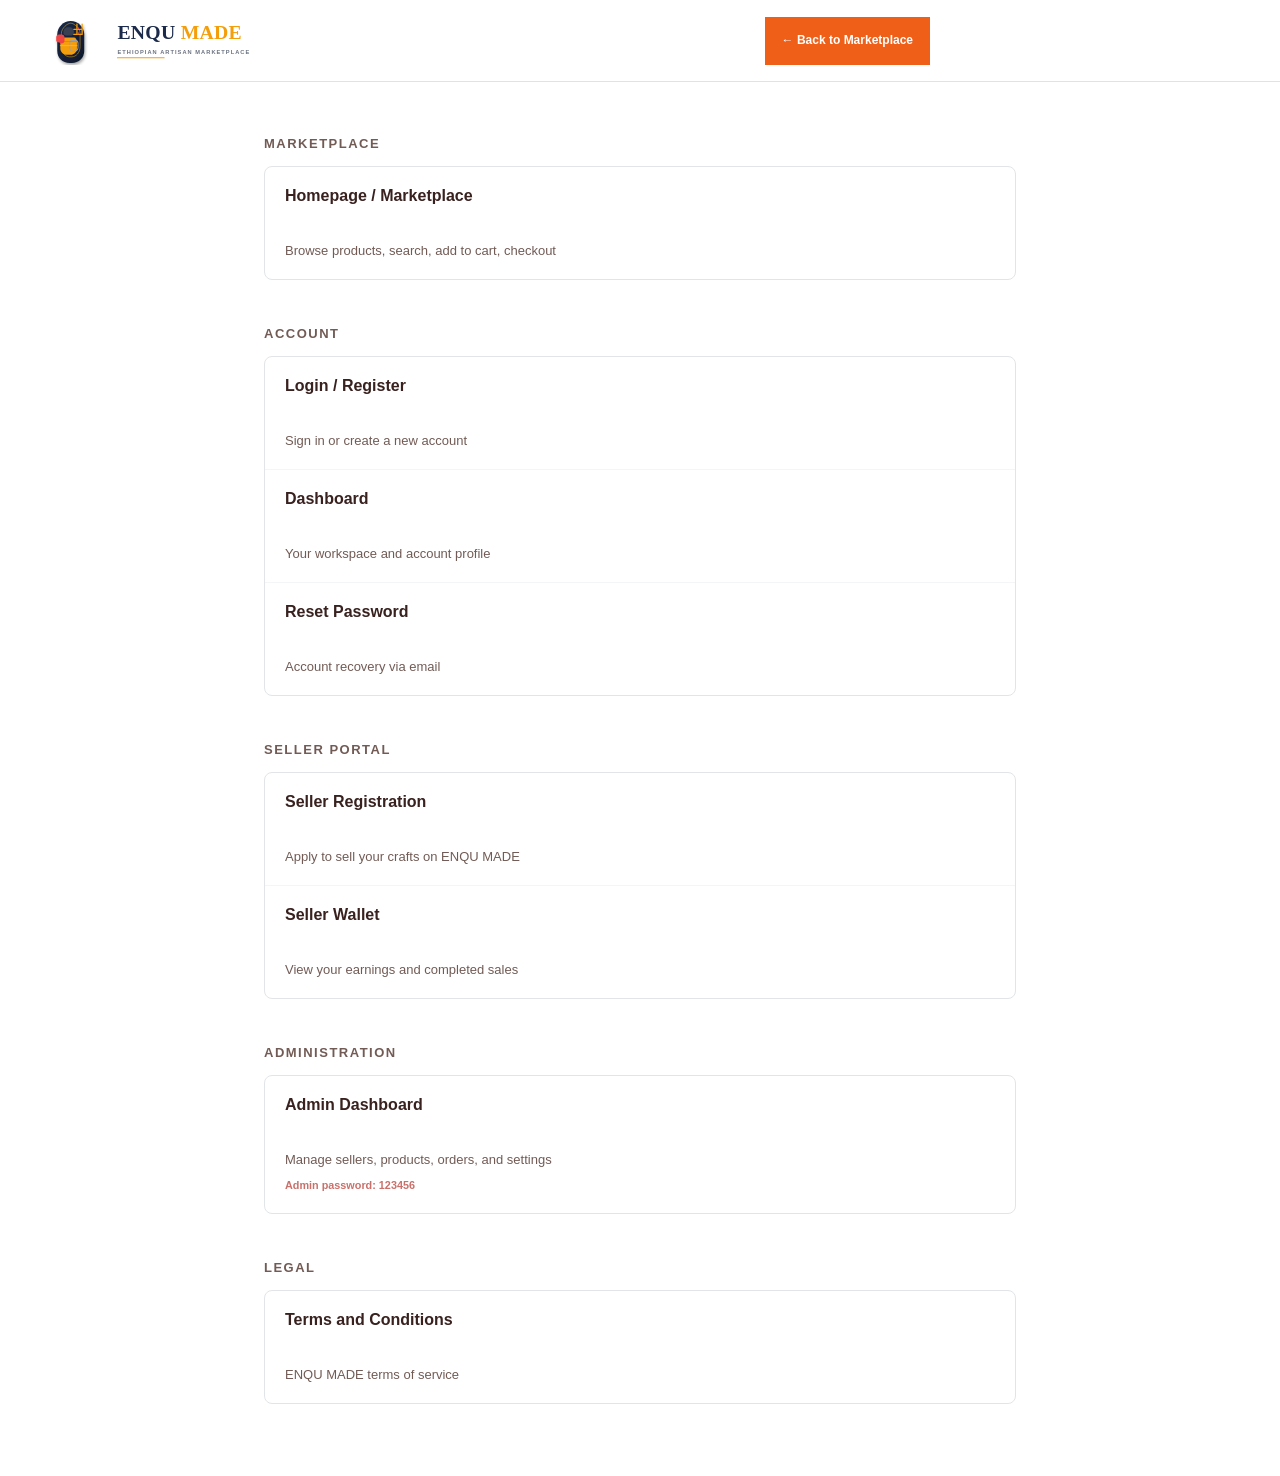
<file: navigation.html>
<!doctype html>
<html lang="en">
  <head>
    <meta charset="utf-8" />
    <meta name="viewport" content="width=device-width, initial-scale=1" />
    <meta name="theme-color" content="#EF5F18" />
    <title>All Pages | ENQU MADE</title>
    <link rel="stylesheet" href="styles.css" />
  </head>
  <body>
    <header class="site-header">
      <a class="site-logo" href="index.html" aria-label="ENQU MADE home"><img src="Asset/enqu-made-logo.svg" alt="ENQU MADE" /></a>
      <a href="index.html" class="button button-dark" style="margin-left:auto; padding:8px 16px; font-size:12px;">← Back to Marketplace</a>
    </header>

    <main class="navigation-hub">
      <section class="nav-section">
        <h2>Marketplace</h2>
        <ul class="nav-list">
          <li><a href="index.html"><strong>Homepage / Marketplace</strong><br><span>Browse products, search, add to cart, checkout</span></a></li>
        </ul>
      </section>

      <section class="nav-section">
        <h2>Account</h2>
        <ul class="nav-list">
          <li><a href="account.html"><strong>Login / Register</strong><br><span>Sign in or create a new account</span></a></li>
          <li><a href="dashboard.html"><strong>Dashboard</strong><br><span>Your workspace and account profile</span></a></li>
          <li><a href="reset-password.html"><strong>Reset Password</strong><br><span>Account recovery via email</span></a></li>
        </ul>
      </section>

      <section class="nav-section">
        <h2>Seller Portal</h2>
        <ul class="nav-list">
          <li><a href="seller.html"><strong>Seller Registration</strong><br><span>Apply to sell your crafts on ENQU MADE</span></a></li>
          <li><a href="seller-wallet.html"><strong>Seller Wallet</strong><br><span>View your earnings and completed sales</span></a></li>
        </ul>
      </section>

      <section class="nav-section">
        <h2>Administration</h2>
        <ul class="nav-list">
          <li><a href="admin.html"><strong>Admin Dashboard</strong><br><span>Manage sellers, products, orders, and settings<br><small style="opacity:0.7;">Admin password: 123456</small></span></a></li>
        </ul>
      </section>

      <section class="nav-section">
        <h2>Legal</h2>
        <ul class="nav-list">
          <li><a href="terms.html"><strong>Terms and Conditions</strong><br><span>ENQU MADE terms of service</span></a></li>
        </ul>
      </section>
    </main>

    <style>
      .navigation-hub {
        max-width: 800px;
        margin: 40px auto;
        padding: 0 24px;
      }
      .nav-section {
        margin-bottom: 32px;
      }
      .nav-section h2 {
        font-size: 13px;
        text-transform: uppercase;
        letter-spacing: 1.5px;
        color: #725b55;
        margin-bottom: 12px;
      }
      .nav-list {
        list-style: none;
        padding: 0;
        margin: 0;
        border: 1px solid #e2e5e8;
        border-radius: 8px;
        overflow: hidden;
      }
      .nav-list li {
        border-bottom: 1px solid #f3f5f7;
      }
      .nav-list li:last-child {
        border-bottom: none;
      }
      .nav-list a {
        display: block;
        padding: 16px 20px;
        text-decoration: none;
        color: #38211e;
        transition: background 150ms ease;
      }
      .nav-list a:hover {
        background: #f5f5f5;
        color: #EF5F18;
      }
      .nav-list strong {
        display: block;
        font-size: 16px;
        margin-bottom: 4px;
      }
      .nav-list span {
        font-size: 13px;
        color: #725b55;
      }
      .nav-list small {
        color: #B3342C;
        font-weight: 600;
      }
    </style>
  </body>
</html>
</file>
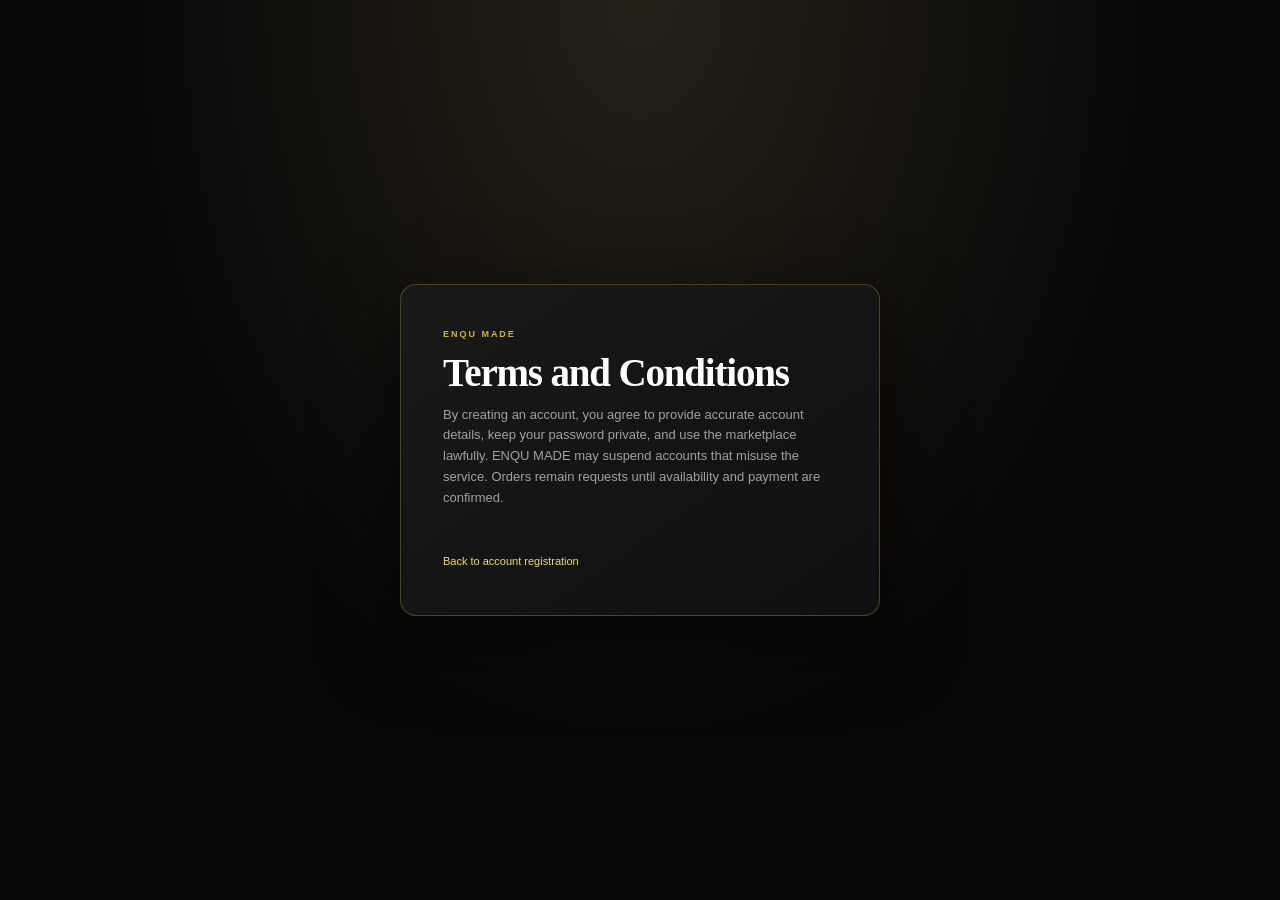
<file: terms.html>
﻿<!doctype html><html lang="en"><head><meta charset="utf-8"/><meta name="viewport" content="width=device-width,initial-scale=1"/><title>Terms | ENQU MADE</title><link rel="stylesheet" href="styles.css"/></head><body class="auth-page"><main class="auth-shell"><section class="auth-card"><p class="auth-eyebrow">ENQU MADE</p><h1>Terms and Conditions</h1><p class="auth-intro">By creating an account, you agree to provide accurate account details, keep your password private, and use the marketplace lawfully. ENQU MADE may suspend accounts that misuse the service. Orders remain requests until availability and payment are confirmed.</p><a class="auth-back" href="account.html#register">Back to account registration</a></section></main></body></html>
</file>
<file: styles.css>
:root {
  color-scheme: light;
  --forest: #B3342C;
  --forest-soft: color-mix(in srgb, var(--forest) 82%, #301a18);
  --gold: #F2882F;
  --paper: #f5f5f5;
  --surface: color-mix(in srgb, var(--gold) 9%, white);
  --surface-red: color-mix(in srgb, var(--forest) 6%, white);
  --line: color-mix(in srgb, var(--forest) 17%, white);
  --ink: #38211e;
  --muted: #725b55;
  --serif: "Playfair Display", Georgia, serif;
  --sans: "DM Sans", "Noto Sans Ethiopic", "Noto Sans SC", Arial, sans-serif;
  --gutter: clamp(24px, 7vw, 112px);
}

* {
  box-sizing: border-box;
}

html {
  scroll-behavior: smooth;
  scroll-padding-top: 86px;
}

body {
  margin: 0;
  background: var(--paper);
  color: var(--ink);
  font-family: var(--sans);
  font-size: 15px;
  line-height: 1.65;
}

button,
a {
  -webkit-tap-highlight-color: transparent;
}

a {
  color: inherit;
  text-decoration: none;
}

button {
  color: inherit;
  font: inherit;
}

.announcement {
  min-height: 34px;
  padding: 5px var(--gutter);
  display: flex;
  align-items: center;
  justify-content: space-between;
  gap: 20px;
  background: var(--forest);
  color: #fffaf6;
  font-size: 9px;
  font-weight: 600;
  letter-spacing: 1.25px;
  text-transform: uppercase;
}

.announcement p {
  margin: 0;
}

.announcement a {
  color: #f8d7c4;
  letter-spacing: 0.6px;
  text-transform: none;
}

.announcement a span {
  color: var(--gold);
  margin-left: 5px;
}

.site-header {
  height: 82px;
  padding: 0 var(--gutter);
  display: flex;
  align-items: center;
  justify-content: space-between;
  position: relative;
  z-index: 5;
  background: var(--paper);
}

.brand {
  display: inline-flex;
  align-items: center;
  gap: 11px;
}

.brand-symbol {
  width: 39px;
  height: 39px;
  display: grid;
  place-items: center;
  position: relative;
  border-radius: 50%;
  background: var(--forest);
  color: var(--gold);
  font: 600 23px/1 var(--serif);
}

.brand-symbol span {
  position: absolute;
  top: 3px;
  right: 4px;
  font: 9px/1 var(--sans);
}

.brand-name {
  color: var(--forest);
  font-size: 13px;
  font-weight: 700;
  letter-spacing: 1.6px;
  line-height: 1.2;
}

.brand-name small {
  display: block;
  margin-top: 5px;
  color: #8d6960;
  font-size: 7px;
  letter-spacing: 1.25px;
}

.main-nav {
  display: flex;
  align-items: center;
  gap: clamp(13px, 1.65vw, 24px);
  color: #674b45;
  font-size: 11px;
  font-weight: 600;
}

.main-nav > a {
  transition: color 180ms ease;
}

.main-nav > a:hover,
.main-nav > a[aria-current="page"] {
  color: var(--forest);
}

.language-picker {
  display: inline-flex;
  align-items: center;
}

.language-picker select {
  max-width: 133px;
  padding: 8px 24px 8px 9px;
  border: 1px solid var(--line);
  border-radius: 0;
  background: transparent;
  color: var(--forest);
  font: 600 10px var(--sans);
  cursor: pointer;
}

.visually-hidden {
  width: 1px;
  height: 1px;
  padding: 0;
  position: absolute;
  overflow: hidden;
  clip: rect(0, 0, 0, 0);
  white-space: nowrap;
  clip-path: inset(50%);
}

html[lang="am"],
html[lang="om"] {
  --serif: "Noto Sans Ethiopic", "DM Sans", sans-serif;
}

html[lang="zh"] {
  --serif: "Noto Sans SC", "DM Sans", sans-serif;
}

.nav-cta {
  padding: 11px 16px;
  border: 1px solid var(--line);
  color: var(--forest);
}

.nav-cta:hover {
  border-color: var(--forest);
}

.menu-toggle {
  display: none;
}

.hero {
  min-height: min(690px, calc(100svh - 116px));
  height: 640px;
  position: relative;
  overflow: hidden;
  background: var(--forest);
  color: white;
}

.slides,
.slide {
  position: absolute;
  inset: 0;
}

.slide {
  display: flex;
  align-items: center;
  visibility: hidden;
  opacity: 0;
  transition: opacity 650ms ease, visibility 650ms;
}

.slide.is-active {
  visibility: visible;
  opacity: 1;
  z-index: 1;
}

.slide-image,
.slide-shade {
  width: 100%;
  height: 100%;
  position: absolute;
  inset: 0;
}

.slide-image {
  object-fit: cover;
  object-position: center 45%;
  transform: scale(1.015);
  transition: transform 7s ease;
}

.slide.is-active .slide-image {
  transform: scale(1.07);
}

.slide-shade {
  background:
    linear-gradient(90deg, rgba(45, 17, 15, 0.88) 0%, rgba(45, 17, 15, 0.72) 36%, rgba(45, 17, 15, 0.16) 76%, rgba(45, 17, 15, 0.08) 100%),
    linear-gradient(0deg, rgba(45, 17, 15, 0.52), transparent 30%);
}

.slide-content {
  width: min(690px, 66%);
  margin: -4px 0 0 var(--gutter);
  position: relative;
  z-index: 2;
  padding-bottom: 30px;
  opacity: 0;
  transform: translateY(18px);
  transition: opacity 450ms ease 180ms, transform 450ms ease 180ms;
}

.slide.is-active .slide-content {
  opacity: 1;
  transform: translateY(0);
}

.eyebrow {
  display: flex;
  align-items: center;
  gap: 11px;
  margin: 0 0 23px;
  color: var(--gold);
  font-size: 9px;
  font-weight: 700;
  letter-spacing: 2px;
}

.eyebrow > span {
  width: 22px;
  height: 1px;
  display: inline-block;
  background: currentColor;
}

.slide h1,
.slide h2,
.intro h2,
.story-content h2,
.contact h2 {
  margin: 0;
  font: 500 clamp(46px, 6.2vw, 82px)/1.07 var(--serif);
  letter-spacing: -2px;
}

.slide h1 em,
.slide h2 em {
  color: var(--gold);
  font-weight: 500;
}

.slide-description {
  max-width: 425px;
  margin: 21px 0 27px;
  color: #fff1e9;
  font-size: 14px;
  line-height: 1.85;
}

.button {
  min-height: 48px;
  padding: 0 19px;
  display: inline-flex;
  align-items: center;
  justify-content: center;
  gap: 23px;
  border: 1px solid transparent;
  font-size: 11px;
  font-weight: 700;
  transition: background 180ms ease, color 180ms ease, transform 180ms ease;
}

.button:hover {
  transform: translateY(-2px);
}

.button span {
  font-size: 16px;
  font-weight: 400;
}

.button-light {
  background: var(--paper);
  color: var(--forest);
}

.button-light:hover {
  background: var(--gold);
}

.hero-bottom {
  position: absolute;
  z-index: 3;
  right: var(--gutter);
  bottom: 23px;
  left: var(--gutter);
  display: flex;
  align-items: center;
  justify-content: space-between;
}

.location,
.image-credit {
  margin: 0;
  color: #fff1e9;
  font-size: 8px;
  font-weight: 600;
  letter-spacing: 1.5px;
}

.location span {
  margin-right: 7px;
  color: var(--gold);
  font-size: 15px;
  vertical-align: -1px;
}

.image-credit {
  position: absolute;
  right: var(--gutter);
  bottom: 88px;
  color: rgba(255, 255, 255, 0.76);
}

.image-credit span {
  margin-left: 12px;
  color: var(--gold);
}

.carousel-controls {
  display: flex;
  align-items: center;
  gap: 14px;
}

.carousel-arrow {
  width: 35px;
  height: 35px;
  display: grid;
  place-items: center;
  border: 1px solid rgba(255, 255, 255, 0.44);
  border-radius: 50%;
  background: transparent;
  color: white;
  cursor: pointer;
  transition: background 180ms ease, border-color 180ms ease;
}

.carousel-arrow:hover,
.carousel-arrow:focus-visible {
  border-color: var(--gold);
  background: rgba(242, 136, 47, 0.2);
}

.slide-dots {
  display: flex;
  align-items: center;
  gap: 7px;
}

.slide-dot {
  width: 7px;
  height: 7px;
  padding: 0;
  border: 0;
  border-radius: 10px;
  background: rgba(255, 255, 255, 0.5);
  cursor: pointer;
  transition: width 180ms ease, background 180ms ease;
}

.slide-dot.is-active {
  width: 24px;
  background: var(--gold);
}

.carousel-pause {
  padding: 6px 0 6px 5px;
  border: 0;
  background: transparent;
  color: #fff8f1;
  font-size: 9px;
  cursor: pointer;
}

.section-wrap {
  padding-right: var(--gutter);
  padding-left: var(--gutter);
}

.intro {
  min-height: 365px;
  display: grid;
  grid-template-columns: 1.1fr 0.75fr;
  align-items: center;
  gap: 8%;
  padding-top: 83px;
  padding-bottom: 88px;
}

.eyebrow-dark {
  color: var(--forest);
}

.eyebrow > span:first-child {
  flex: 0 0 22px;
  width: 22px;
  height: 1px;
  display: inline-block;
  background: currentColor;
}

.eyebrow > span:nth-child(2) {
  width: auto;
  height: auto;
  display: inline;
  background: transparent;
}

.intro .eyebrow,
.contact .eyebrow {
  margin-bottom: 19px;
}

.intro h2,
.story-content h2,
.contact h2 {
  color: var(--forest);
  font-size: clamp(38px, 4.3vw, 58px);
  letter-spacing: -1.5px;
}

.intro h2 em,
.contact h2 em {
  color: var(--gold);
  font-weight: 500;
}

.intro-copy {
  max-width: 420px;
  padding-top: 26px;
}

.intro-copy p {
  margin: 0 0 23px;
  color: var(--muted);
  font-size: 13px;
  line-height: 1.95;
}

.text-link {
  display: inline-flex;
  align-items: center;
  gap: 16px;
  color: var(--forest);
  font-size: 11px;
  font-weight: 700;
}

.text-link span {
  color: var(--gold);
  font-size: 16px;
}

.marketplace {
  padding: 80px var(--gutter) 72px;
  background: var(--surface);
}

.marketplace-inner {
  max-width: 1440px;
  margin: 0 auto;
}

.shop-heading {
  display: flex;
  align-items: flex-end;
  justify-content: space-between;
  gap: 25px;
}

.shop-heading .eyebrow {
  margin-bottom: 15px;
}

.shop-heading h2 {
  margin: 0;
  color: var(--forest);
  font: 500 clamp(39px, 4.4vw, 58px)/1.1 var(--serif);
  letter-spacing: -1.5px;
}

.shop-heading h2 em {
  color: var(--gold);
  font-weight: 500;
}

.shop-note {
  max-width: 280px;
  margin: 0 0 5px;
  color: var(--muted);
  font-size: 12px;
  line-height: 1.8;
}

.category-section {
  margin-top: 37px;
  padding-bottom: 19px;
  border-bottom: 1px solid var(--line);
  overflow-x: auto;
}

.category-list {
  min-width: max-content;
  display: flex;
  align-items: center;
  gap: 28px;
}

.category-filter {
  padding: 0 0 11px;
  position: relative;
  border: 0;
  background: transparent;
  color: #765d54;
  font-size: 11px;
  font-weight: 600;
  cursor: pointer;
}

.category-filter::after {
  height: 2px;
  position: absolute;
  right: 0;
  bottom: -20px;
  left: 0;
  background: var(--forest);
  content: "";
  opacity: 0;
}

.category-filter:hover,
.category-filter.is-selected {
  color: var(--forest);
}

.category-filter.is-selected::after {
  opacity: 1;
}

.product-grid {
  margin-top: 28px;
  display: grid;
  grid-template-columns: repeat(4, minmax(0, 1fr));
  gap: 28px 17px;
}

.product-card {
  min-width: 0;
}

.product-image {
  aspect-ratio: 0.94;
  position: relative;
  overflow: hidden;
  display: grid;
  place-items: center;
  background: var(--paper);
}

.product-image img {
  width: 100%;
  height: 100%;
  padding: 17px;
  object-fit: contain;
  transition: transform 280ms ease;
}

.product-card:hover .product-image img {
  transform: scale(1.045);
}

.product-label {
  position: absolute;
  top: 12px;
  left: 12px;
  padding: 5px 8px;
  background: rgba(255, 250, 246, 0.94);
  color: var(--forest);
  font-size: 8px;
  font-weight: 700;
  letter-spacing: 0.8px;
  text-transform: uppercase;
}

.product-info {
  padding: 13px 1px 0;
}

.product-category {
  margin: 0 0 4px;
  color: #825f51;
  font-size: 8px;
  font-weight: 700;
  letter-spacing: 1px;
  text-transform: uppercase;
}

.product-title {
  margin: 0;
  color: var(--forest);
  font: 500 18px/1.35 var(--serif);
}

.product-description {
  min-height: 38px;
  margin: 6px 0 10px;
  color: #725e58;
  font-size: 10px;
  line-height: 1.7;
}

.product-purchase {
  display: flex;
  align-items: center;
  justify-content: space-between;
  gap: 8px;
}

.product-price {
  color: var(--forest);
  font-size: 11px;
  font-weight: 700;
}

.add-to-bag {
  padding: 7px 9px;
  border: 1px solid color-mix(in srgb, var(--forest) 38%, white);
  background: transparent;
  color: var(--forest);
  font-size: 9px;
  font-weight: 700;
  cursor: pointer;
  transition: background 160ms ease, color 160ms ease, border-color 160ms ease;
}

.add-to-bag:hover {
  border-color: var(--forest);
  background: var(--forest);
  color: white;
}

.marketplace-note {
  margin: 25px 0 0;
  color: #866f66;
  font-size: 9px;
}

.delivery-checker {
  margin-top: 58px;
  padding: clamp(24px, 4vw, 45px);
  display: grid;
  grid-template-columns: 1.1fr 0.9fr;
  align-items: center;
  gap: 40px;
  border: 1px solid var(--line);
  background: var(--paper);
}

.delivery-checker .eyebrow {
  margin-bottom: 13px;
}

.delivery-copy h2,
.product-options h2 {
  margin: 0;
  color: var(--forest);
  font: 500 clamp(27px, 3vw, 39px)/1.12 var(--serif);
  letter-spacing: -0.8px;
}

.delivery-copy h2 em {
  color: var(--gold);
}

.delivery-copy > p:last-child {
  max-width: 590px;
  margin: 12px 0 0;
  color: var(--muted);
  font-size: 11px;
  line-height: 1.8;
}

.delivery-form label {
  display: block;
  margin-bottom: 8px;
  color: var(--forest);
  font-size: 10px;
  font-weight: 700;
}

.delivery-form-row {
  display: flex;
  gap: 8px;
}

.delivery-form input {
  width: 100%;
  min-width: 0;
  padding: 0 12px;
  border: 1px solid var(--line);
  border-radius: 0;
  background: white;
  color: var(--ink);
  font: 11px var(--sans);
}

.delivery-form .button {
  flex: 0 0 auto;
  min-height: 45px;
  gap: 8px;
}

.delivery-result {
  margin: 9px 0 0;
  color: #806861;
  font-size: 9px;
  line-height: 1.6;
}

.delivery-result.is-confirmation {
  color: var(--forest);
  font-weight: 600;
}

.product-options {
  width: min(460px, calc(100% - 32px));
  padding: 30px;
  border: 1px solid var(--line);
  background: var(--paper);
  color: var(--ink);
  box-shadow: 0 18px 70px rgba(45, 17, 15, 0.22);
}

.product-options::backdrop {
  background: rgba(35, 19, 15, 0.56);
  backdrop-filter: blur(2px);
}

.product-options form {
  position: relative;
}

.product-options .eyebrow {
  margin: 0 35px 10px 0;
  font-size: 8px;
}

.product-options-close {
  width: 32px;
  height: 32px;
  position: absolute;
  top: 0;
  right: 0;
  border: 1px solid var(--line);
  border-radius: 50%;
  background: transparent;
  color: var(--forest);
  font-size: 20px;
  cursor: pointer;
}

.product-options-name {
  margin: 8px 0 20px;
  color: var(--muted);
  font-size: 12px;
}

.gift-bag-option {
  padding: 14px 12px;
  display: grid;
  grid-template-columns: 17px 1fr auto;
  align-items: center;
  gap: 10px;
  border: 1px solid var(--line);
  background: white;
  cursor: pointer;
}

.gift-bag-option input {
  accent-color: var(--forest);
}

.gift-bag-option strong,
.gift-bag-option small {
  display: block;
}

.gift-bag-option strong,
.gift-bag-option b {
  color: var(--forest);
  font-size: 10px;
}

.gift-bag-option small {
  margin-top: 4px;
  color: var(--muted);
  font-size: 8px;
  line-height: 1.5;
}

.product-options-submit {
  width: 100%;
  margin-top: 15px;
}

.maker-band {
  min-height: 410px;
  display: grid;
  grid-template-columns: 0.9fr 1.1fr;
  background: var(--paper);
}

.maker-image {
  min-height: 410px;
  overflow: hidden;
  background: var(--surface-red);
}

.maker-image img {
  width: 100%;
  height: 100%;
  max-height: 520px;
  display: block;
  object-fit: cover;
  object-position: center 36%;
}

.maker-copy {
  padding: 70px clamp(35px, 8vw, 120px);
  align-self: center;
}

.maker-copy .eyebrow {
  font-size: 8px;
  line-height: 1.6;
}

.maker-copy h2 {
  margin: 0;
  color: var(--forest);
  font: 500 clamp(38px, 4vw, 52px)/1.12 var(--serif);
  letter-spacing: -1.4px;
}

.maker-copy h2 em {
  color: var(--gold);
  font-weight: 500;
}

.maker-copy > p:not(.eyebrow) {
  max-width: 440px;
  margin: 17px 0 20px;
  color: var(--muted);
  font-size: 12px;
  line-height: 1.9;
}

.artisan-profiles {
  padding-top: 77px;
  padding-bottom: 85px;
  background: var(--surface-red);
}

.artisan-heading {
  margin-bottom: 29px;
  display: flex;
  align-items: flex-end;
  justify-content: space-between;
  gap: 25px;
}

.artisan-heading .eyebrow {
  margin-bottom: 13px;
}

.artisan-heading h2 {
  margin: 0;
  color: var(--forest);
  font: 500 clamp(38px, 4vw, 53px)/1.12 var(--serif);
  letter-spacing: -1.3px;
}

.artisan-heading h2 em {
  color: var(--gold);
  font-weight: 500;
}

.artisan-heading > p {
  max-width: 330px;
  margin: 0 0 4px;
  color: var(--muted);
  font-size: 12px;
  line-height: 1.8;
}

.artisan-grid {
  display: grid;
  grid-template-columns: repeat(4, minmax(0, 1fr));
  gap: 17px;
}

.artisan-card {
  min-width: 0;
  background: color-mix(in srgb, var(--gold) 5%, white);
}

.artisan-photo {
  aspect-ratio: 0.9;
  position: relative;
  overflow: hidden;
  background: color-mix(in srgb, var(--forest) 11%, white);
}

.artisan-photo img {
  width: 100%;
  height: 100%;
  display: block;
  object-fit: cover;
  object-position: center 35%;
  transition: transform 280ms ease;
}

.artisan-card:hover .artisan-photo img {
  transform: scale(1.035);
}

.artisan-card:first-child .artisan-photo img {
  object-position: center 30%;
}

.artisan-photo > span {
  padding: 6px 9px;
  position: absolute;
  right: 10px;
  bottom: 10px;
  left: 10px;
  background: rgba(255, 250, 246, 0.94);
  color: var(--forest);
  font-size: 8px;
  font-weight: 700;
  letter-spacing: 0.8px;
}

.artisan-info {
  padding: 15px 15px 17px;
}

.artisan-info h3 {
  margin: 0;
  color: var(--forest);
  font: 500 clamp(17px, 1.7vw, 21px)/1.3 var(--serif);
}

.artisan-info p {
  margin: 7px 0 0;
  color: var(--muted);
  font-size: 10px;
  line-height: 1.7;
}

.artisan-toggle {
  margin-top: 11px;
  padding: 0;
  border: 0;
  background: transparent;
  color: var(--forest);
  font-size: 9px;
  font-weight: 700;
  text-decoration: underline;
  text-underline-offset: 3px;
  cursor: pointer;
}

.artisan-toggle:hover,
.artisan-toggle:focus-visible,
.artisan-details a:hover {
  color: var(--gold);
}

.artisan-details {
  margin-top: 9px;
  padding-top: 9px;
  border-top: 1px solid var(--line);
}

.artisan-details p {
  margin: 0;
}

.artisan-details a {
  display: inline-block;
  margin-top: 8px;
  color: var(--forest);
  font-size: 9px;
  font-weight: 700;
  text-decoration: underline;
  text-underline-offset: 3px;
}

.story-band {
  min-height: 475px;
  padding: 80px var(--gutter);
  position: relative;
  overflow: hidden;
  display: flex;
  align-items: center;
  background: var(--surface);
}

.story-content {
  max-width: 710px;
  position: relative;
  z-index: 1;
}

.story-content .eyebrow {
  color: var(--forest);
}

.story-content h2 {
  font-size: clamp(38px, 4.4vw, 59px);
}

.story-content h2 em {
  color: var(--gold);
  font-weight: 500;
}

.story-content > p:not(.eyebrow) {
  max-width: 490px;
  margin: 20px 0 25px;
  color: #725b55;
  font-size: 13px;
  line-height: 1.9;
}

.button-outline {
  border-color: color-mix(in srgb, var(--forest) 48%, white);
  color: var(--forest);
}

.button-outline:hover {
  background: var(--forest);
  color: white;
}

.story-mark {
  position: absolute;
  top: -167px;
  right: 7%;
  color: rgba(179, 52, 44, 0.045);
  font: 700 560px/1 var(--serif);
  pointer-events: none;
}

.story-note {
  position: absolute;
  right: var(--gutter);
  bottom: 25px;
  margin: 0;
  color: #866f66;
  font-size: 8px;
  font-weight: 700;
  letter-spacing: 1.4px;
}

.story-note span {
  padding: 0 7px;
  color: var(--gold);
}

.contact {
  min-height: 340px;
  padding-top: 68px;
  padding-bottom: 75px;
  display: flex;
  flex-direction: column;
  align-items: flex-start;
  justify-content: center;
}

.contact h2 {
  margin-bottom: 22px;
}

.button-dark {
  background: var(--forest);
  color: white;
}

.button-dark:hover {
  background: var(--forest-soft);
}

.site-footer {
  min-height: 100px;
  padding: 22px var(--gutter);
  display: grid;
  grid-template-columns: 1.2fr 1fr auto auto auto;
  align-items: center;
  gap: 30px;
  border-top: 1px solid var(--line);
}

.brand-footer .brand-symbol {
  width: 34px;
  height: 34px;
  font-size: 20px;
}

.site-footer > p,
.site-footer > small,
.back-to-top {
  margin: 0;
  color: #725b55;
  font-size: 9px;
}

.site-footer > a[href="seller.html"] {
  color: var(--forest);
  font-size: 9px;
  font-weight: 700;
}

.back-to-top {
  color: var(--forest);
  font-weight: 700;
}

.cart-button {
  padding: 10px 0 10px 5px;
  border: 0;
  background: transparent;
  color: var(--forest);
  font-size: 11px;
  font-weight: 700;
  cursor: pointer;
}

.cart-count {
  min-width: 19px;
  height: 19px;
  margin-left: 3px;
  padding: 0 5px;
  display: inline-grid;
  place-items: center;
  border-radius: 50%;
  background: var(--forest);
  color: white;
  font-size: 9px;
}

.drawer-backdrop {
  position: fixed;
  z-index: 20;
  inset: 0;
  background: rgba(45, 17, 15, 0.48);
}

.drawer-backdrop[hidden],
.drawer-footer[hidden] {
  display: none;
}

.cart-drawer {
  width: min(440px, 100%);
  height: 100dvh;
  padding: 28px;
  position: fixed;
  z-index: 21;
  top: 0;
  right: 0;
  display: flex;
  flex-direction: column;
  background: var(--paper);
  box-shadow: -12px 0 38px rgba(69, 24, 19, 0.16);
  transform: translateX(105%);
  transition: transform 240ms ease;
}

.cart-drawer.is-open {
  transform: translateX(0);
}

body.cart-open {
  overflow: hidden;
}

.drawer-heading {
  padding-bottom: 19px;
  display: flex;
  align-items: flex-start;
  justify-content: space-between;
  border-bottom: 1px solid var(--line);
}

.drawer-heading .eyebrow {
  margin-bottom: 8px;
  font-size: 8px;
}

.drawer-heading h2 {
  margin: 0;
  color: var(--forest);
  font: 500 28px/1.2 var(--serif);
}

.drawer-heading h2 span {
  color: #866f66;
  font: 500 14px var(--sans);
}

.drawer-close {
  width: 34px;
  height: 34px;
  border: 1px solid var(--line);
  border-radius: 50%;
  background: transparent;
  color: var(--forest);
  font-size: 22px;
  cursor: pointer;
}

.cart-items {
  flex: 1;
  overflow-y: auto;
}

.cart-empty {
  padding: 45px 8px;
  color: #737970;
  font-size: 12px;
  text-align: center;
}

.cart-item {
  padding: 15px 0;
  display: grid;
  grid-template-columns: 75px 1fr auto;
  align-items: center;
  gap: 13px;
  border-bottom: 1px solid var(--line);
}

.cart-item img {
  width: 75px;
  height: 80px;
  padding: 5px;
  background: var(--surface);
  object-fit: contain;
}

.cart-item h3 {
  margin: 0 0 5px;
  color: var(--forest);
  font: 500 15px/1.3 var(--serif);
}

.cart-item p {
  margin: 0;
  color: #725b55;
  font-size: 10px;
}

.cart-item .cart-gift-bag {
  margin-top: 4px;
  color: var(--forest);
}

.cart-remove {
  margin-top: 6px;
  padding: 0;
  border: 0;
  background: none;
  color: #805c50;
  font-size: 9px;
  text-decoration: underline;
  cursor: pointer;
}

.cart-item-price {
  color: var(--forest);
  font-size: 10px;
  font-weight: 700;
}

.drawer-footer {
  padding-top: 18px;
  max-height: 68dvh;
  flex: 0 0 auto;
  overflow-y: auto;
  border-top: 1px solid var(--line);
}

.subtotal-row {
  display: flex;
  justify-content: space-between;
  color: var(--forest);
  font-size: 12px;
}

.drawer-footer > p {
  color: #725b55;
  font-size: 10px;
}

.payment-options {
  margin: 18px 0 12px;
  padding: 0;
  display: grid;
  grid-template-columns: 1fr 1fr;
  gap: 7px;
  border: 0;
}

.payment-options legend {
  margin-bottom: 10px;
  color: var(--forest);
  font-size: 12px;
  font-weight: 700;
}

.payment-options label {
  min-height: 47px;
  padding: 7px 8px;
  display: grid;
  grid-template-columns: 14px 1fr;
  align-content: center;
  align-items: center;
  column-gap: 6px;
  border: 1px solid var(--line);
  background: var(--paper);
  color: var(--forest);
  font-size: 10px;
  font-weight: 700;
  cursor: pointer;
}

.payment-options label:has(input:checked) {
  border-color: var(--forest);
  background: var(--surface-red);
}

.payment-options input {
  grid-row: span 2;
  accent-color: var(--forest);
}

.payment-options small {
  grid-column: 2;
  color: #806861;
  font-size: 8px;
  font-weight: 400;
}

.payment-options .card-brands {
  display: flex;
  align-items: center;
  gap: 7px;
  color: var(--forest);
  font-size: 9px;
  line-height: 1;
}

.payment-options .card-brands strong:first-child {
  color: #17468a;
  font-size: 10px;
  font-style: italic;
  letter-spacing: 0.4px;
}

.payment-options .card-brands strong:last-child {
  color: #5b362c;
}

.payment-notice {
  margin: 9px 0 13px;
  color: #725b55;
  font-size: 9px;
  line-height: 1.65;
}

.checkout-link {
  width: 100%;
}

.checkout-link:disabled {
  border-color: color-mix(in srgb, var(--forest) 17%, white);
  background: color-mix(in srgb, var(--forest) 17%, white);
  color: #604c46;
  cursor: not-allowed;
  transform: none;
}

:focus-visible {
  outline: 2px solid var(--gold);
  outline-offset: 4px;
}

@media (min-width: 1500px) {
  .hero {
    height: min(760px, calc(100svh - 116px));
  }
}

@media (max-width: 940px) and (min-width: 761px) {
  .site-header {
    padding-right: 22px;
    padding-left: 22px;
  }

  .brand {
    gap: 8px;
  }

  .brand-name {
    font-size: 11px;
    letter-spacing: 1px;
  }

  .brand-name small {
    font-size: 6px;
    letter-spacing: 0.8px;
  }

  .main-nav {
    gap: 11px;
    font-size: 10px;
  }

  .language-picker select {
    max-width: 112px;
    padding-left: 6px;
    font-size: 9px;
  }
}

@media (max-width: 760px) {
  .delivery-checker {
    grid-template-columns: 1fr;
    gap: 24px;
  }

  .delivery-form-row {
    align-items: stretch;
    flex-direction: column;
  }

  .delivery-form-row .button {
    width: 100%;
  }

  .product-options {
    padding: 24px;
  }

  .announcement {
    justify-content: center;
  }

  .announcement a {
    display: none;
  }

  .site-header {
    height: 72px;
  }

  .menu-toggle {
    width: 40px;
    height: 40px;
    padding: 11px 8px;
    display: flex;
    flex-direction: column;
    justify-content: center;
    gap: 6px;
    border: 0;
    background: transparent;
    cursor: pointer;
  }

  .menu-toggle span {
    width: 23px;
    height: 1px;
    display: block;
    background: var(--forest);
    transition: transform 180ms ease;
  }

  .menu-toggle[aria-expanded="true"] span:first-child {
    transform: translateY(3.5px) rotate(45deg);
  }

  .menu-toggle[aria-expanded="true"] span:last-child {
    transform: translateY(-3.5px) rotate(-45deg);
  }

  .main-nav {
    padding: 12px var(--gutter) 23px;
    position: absolute;
    top: 72px;
    right: 0;
    left: 0;
    display: none;
    max-height: calc(100svh - 110px);
    overflow-y: auto;
    align-items: stretch;
    flex-direction: column;
    gap: 0;
    background: var(--paper);
    box-shadow: 0 14px 22px rgba(69, 24, 19, 0.12);
  }

  .main-nav.is-open {
    display: flex;
  }

  .main-nav > a {
    padding: 13px 0;
    border-bottom: 1px solid var(--line);
  }

  .language-picker {
    padding: 13px 0;
    border-bottom: 1px solid var(--line);
  }

  .language-picker select {
    width: 100%;
    max-width: none;
    padding: 10px;
    font-size: 12px;
  }

  .cart-button {
    align-self: flex-start;
    padding: 12px 0;
  }

  .hero {
    height: min(690px, calc(100svh - 106px));
    min-height: 570px;
  }

  .slide-image {
    object-position: 58% center;
  }

  .slide-shade {
    background:
      linear-gradient(90deg, rgba(45, 17, 15, 0.78), rgba(45, 17, 15, 0.2)),
      linear-gradient(0deg, rgba(45, 17, 15, 0.65), transparent 54%);
  }

  .slide-content {
    width: 83%;
    margin-top: -22px;
  }

  .slide h1,
  .slide h2 {
    font-size: clamp(45px, 9.5vw, 68px);
  }

  .slide-description {
    max-width: 400px;
    font-size: 13px;
  }

  .image-credit {
    right: auto;
    bottom: 91px;
    left: var(--gutter);
  }

  .hero-bottom {
    bottom: 20px;
  }

  .intro {
    min-height: 0;
    grid-template-columns: 1fr;
    gap: 17px;
    padding-top: 68px;
    padding-bottom: 72px;
  }

  .intro-copy {
    padding-top: 0;
  }

  .marketplace {
    padding-top: 63px;
    padding-bottom: 55px;
  }

  .product-grid {
    grid-template-columns: repeat(2, minmax(0, 1fr));
    gap: 25px 13px;
  }

  .product-image {
    aspect-ratio: 0.9;
  }

  .maker-band {
    grid-template-columns: 1fr;
  }

  .maker-image {
    min-height: 280px;
    height: 320px;
  }

  .maker-copy {
    padding: 48px var(--gutter) 56px;
  }

  .artisan-profiles {
    padding-top: 60px;
    padding-bottom: 64px;
  }

  .artisan-grid {
    grid-template-columns: repeat(2, minmax(0, 1fr));
    gap: 15px;
  }

  .story-band {
    min-height: 430px;
    padding-top: 65px;
    padding-bottom: 80px;
  }

  .story-mark {
    top: -40px;
    right: -14%;
    font-size: 420px;
  }

  .site-footer {
    grid-template-columns: 1fr auto;
    gap: 17px;
  }

  .site-footer > p {
    grid-column: 1;
    grid-row: 2;
  }

  .back-to-top {
    grid-column: 2;
    grid-row: 1;
    justify-self: end;
  }

  .site-footer > small {
    grid-column: 2;
    grid-row: 2;
    justify-self: end;
  }

  .site-footer > a[href="seller.html"] {
    grid-column: 1;
    grid-row: 3;
  }
}

.site-footer {
  min-height: 320px;
  padding: 54px var(--gutter) 22px;
  grid-template-columns: 1.15fr 0.8fr 1.05fr 1.1fr 1.45fr;
  align-items: start;
  gap: clamp(20px, 3vw, 45px);
  background: #9b6b38;
  color: #fffaf4;
  border-top: 0;
}

.footer-brand-column,
.footer-link-column,
.footer-mission,
.footer-contact {
  min-width: 0;
  display: flex;
  align-items: flex-start;
  flex-direction: column;
}

.footer-brand-column .brand-name {
  color: white;
}

.footer-brand-column .brand-name small {
  color: #f3ddc3;
}

.brand-footer .brand-symbol {
  background: #fff1dd;
  color: #a76527;
}

.footer-tagline {
  max-width: 180px;
  margin: 24px 0 0;
  color: white;
  font-size: 13px;
  font-weight: 700;
  line-height: 1.55;
}

.footer-copyright {
  margin-top: 20px;
  color: #f5e5d0;
  font-size: 9px;
}

.footer-link-column h2,
.footer-mission h2,
.footer-contact h2 {
  margin: 0 0 18px;
  color: white;
  font: 700 12px/1.3 var(--sans);
}

.footer-link-column a,
.footer-mission > a {
  margin-bottom: 13px;
  color: #fffaf4;
  font-size: 10px;
  line-height: 1.45;
}

.footer-link-column a:hover,
.footer-mission > a:hover,
.footer-contact a:hover {
  color: #ffe0ae;
  text-decoration: underline;
}

.footer-mission p {
  max-width: 220px;
  margin: 0 0 15px;
  color: #fffaf4;
  font-size: 10px;
  line-height: 1.75;
}

.footer-mission > a {
  font-weight: 700;
}

.footer-contact {
  gap: 17px;
}

.footer-contact h2 {
  margin-bottom: 2px;
}

.footer-contact a,
.footer-contact p {
  margin: 0;
  display: grid;
  grid-template-columns: 23px minmax(0, 1fr);
  align-items: center;
  gap: 11px;
  color: #fffaf4;
  font-size: 10px;
  line-height: 1.5;
  overflow-wrap: anywhere;
}

.footer-contact a > span:first-child,
.footer-contact p > span:first-child {
  width: 23px;
  height: 23px;
  display: grid;
  place-items: center;
  border-radius: 50%;
  background: white;
  color: #9b6b38;
  font-size: 13px;
}

.footer-back-to-top {
  grid-column: 1 / -1;
  justify-self: end;
  color: #fff4e4;
  font-size: 9px;
  font-weight: 700;
}

@media (max-width: 900px) {
  .site-footer {
    grid-template-columns: repeat(3, minmax(0, 1fr));
    padding-top: 38px;
  }

  .footer-brand-column {
    grid-row: span 2;
  }

  .footer-back-to-top {
    grid-column: 1 / -1;
  }
}

@media (max-width: 600px) {
  .site-footer {
    grid-template-columns: repeat(2, minmax(0, 1fr));
    gap: 25px 18px;
    padding: 35px 24px 22px;
  }

  .footer-brand-column {
    grid-column: 1 / -1;
    grid-row: auto;
  }

  .footer-contact {
    grid-column: 1 / -1;
  }

  .footer-mission {
    grid-column: 1 / -1;
  }

  .footer-mission p {
    max-width: 360px;
  }

  .footer-back-to-top {
    grid-column: 1 / -1;
  }
}

.contact-options-dialog {
  width: min(420px, calc(100% - 32px));
  padding: 30px;
  position: relative;
  border: 1px solid var(--market-line);
  background: white;
  box-shadow: 0 18px 70px rgba(35, 42, 47, 0.2);
}

.contact-options-dialog::backdrop {
  background: rgba(31, 35, 37, 0.55);
  backdrop-filter: blur(2px);
}

.contact-options-dialog > .eyebrow {
  margin: 0 42px 11px 0;
  font-size: 8px;
}

.contact-options-dialog h2 {
  margin: 0 25px 20px 0;
  color: var(--market-text);
  font: 600 23px/1.25 var(--sans);
}

.contact-choice-list {
  display: grid;
  gap: 9px;
}

.contact-choice-list a {
  padding: 12px;
  display: grid;
  grid-template-columns: 30px minmax(0, 1fr) 18px;
  align-items: center;
  gap: 10px;
  border: 1px solid var(--market-line);
  color: var(--market-text);
}

.contact-choice-list a:hover {
  border-color: var(--market-orange);
  background: #fff7f1;
}

.contact-choice-list a > span:first-child {
  width: 29px;
  height: 29px;
  display: grid;
  place-items: center;
  border-radius: 50%;
  background: #fff0e6;
  color: var(--market-orange);
  font-size: 14px;
}

.contact-choice-list strong,
.contact-choice-list small {
  display: block;
}

.contact-choice-list strong {
  font-size: 11px;
}

.contact-choice-list small {
  margin-top: 3px;
  color: var(--market-muted);
  font-size: 9px;
}

.contact-choice-list a > span:last-child {
  color: var(--market-orange);
}

/* Marketplace-first visual system */
:root {
  --market-orange: #f26a21;
  --market-text: #252a2e;
  --market-muted: #68727a;
  --market-line: #e2e5e8;
  --market-bg: #f3f5f7;
}

body {
  background: var(--market-bg);
  color: var(--market-text);
  font-family: "DM Sans", Arial, sans-serif;
}

.announcement {
  min-height: 31px;
  background: #29333a;
  font-size: 9px;
}

.site-header {
  height: 72px;
  background: white;
  border-bottom: 1px solid var(--market-line);
}

.brand-name {
  color: var(--market-text);
}

.brand-symbol {
  background: var(--market-orange);
  color: white;
}

.main-nav {
  color: #3c454b;
  font-size: 10px;
}

.main-nav > a:hover,
.main-nav > a[aria-current="page"] {
  color: var(--market-orange);
}

.marketplace-searchbar {
  min-height: 73px;
  padding: 12px var(--gutter);
  display: flex;
  align-items: center;
  justify-content: center;
  gap: clamp(18px, 4vw, 55px);
  background: #fff;
  border-bottom: 1px solid var(--market-line);
}

.market-search-form {
  width: min(760px, 72%);
  min-height: 44px;
  display: flex;
  border: 2px solid var(--market-orange);
  border-radius: 4px;
  background: white;
}

.market-search-form input,
.market-search-form select {
  min-width: 0;
  padding: 0 13px;
  border: 0;
  background: white;
  color: var(--market-text);
  font: 11px var(--sans);
}

.market-search-form input {
  flex: 1;
}

.market-search-form select {
  max-width: 190px;
  border-left: 1px solid var(--market-line);
}

.market-search-form button {
  min-width: 100px;
  border: 0;
  background: var(--market-orange);
  color: white;
  font: 700 11px var(--sans);
  cursor: pointer;
}

.market-search-form button:hover {
  background: #d95715;
}

.quote-link {
  color: var(--market-text);
  font-size: 10px;
  font-weight: 700;
  white-space: nowrap;
}

.quote-link span {
  margin-left: 5px;
  color: var(--market-orange);
}

.hero {
  height: 390px;
  min-height: 350px;
  color: white;
}

.hero .slide-shade {
  background:
    linear-gradient(90deg, rgba(31, 27, 25, 0.84) 0%, rgba(31, 27, 25, 0.67) 38%, rgba(31, 27, 25, 0.1) 100%),
    linear-gradient(0deg, rgba(31, 27, 25, 0.43), transparent 35%);
}

.hero .slide h1,
.hero .slide h2 {
  font-size: clamp(39px, 5vw, 62px);
}

.hero .slide-content {
  width: min(580px, 68%);
  padding-bottom: 0;
}

.hero .button-light {
  background: var(--market-orange);
  color: white;
}

.hero .button-light:hover {
  background: #d95715;
}

.marketplace-benefits {
  padding: 17px var(--gutter);
  display: grid;
  grid-template-columns: repeat(4, minmax(0, 1fr));
  gap: 11px;
  background: #fff;
  border-bottom: 1px solid var(--market-line);
}

.marketplace-benefits article {
  min-height: 54px;
  display: flex;
  align-items: center;
  gap: 10px;
}

.benefit-icon {
  width: 34px;
  height: 34px;
  flex: 0 0 34px;
  display: grid;
  place-items: center;
  border-radius: 50%;
  background: #fff1e8;
  color: var(--market-orange);
  font-size: 16px;
}

.marketplace-benefits strong,
.marketplace-benefits small {
  display: block;
}

.marketplace-benefits strong {
  color: var(--market-text);
  font-size: 9px;
}

.marketplace-benefits small {
  margin-top: 3px;
  color: var(--market-muted);
  font-size: 8px;
  line-height: 1.45;
}

.intro {
  min-height: auto;
  grid-template-columns: 1fr 0.8fr;
  gap: 6%;
  padding-top: 43px;
  padding-bottom: 45px;
  background: var(--market-bg);
}

.intro h2,
.story-content h2,
.contact h2 {
  color: var(--market-text);
}

.intro h2 em,
.contact h2 em,
.shop-heading h2 em {
  color: var(--market-orange);
}

.intro-copy {
  padding-top: 10px;
}

.intro-copy p,
.shop-note {
  color: var(--market-muted);
}

.text-link,
.eyebrow-dark {
  color: var(--market-orange);
}

.marketplace {
  padding: 42px var(--gutter) 48px;
  background: var(--market-bg);
}

.shop-heading {
  align-items: center;
}

.shop-heading h2 {
  color: var(--market-text);
  font-size: clamp(32px, 3.5vw, 42px);
}

.marketplace-browser {
  margin-top: 24px;
  display: grid;
  grid-template-columns: 215px minmax(0, 1fr);
  align-items: start;
  gap: 18px;
}

.category-section {
  margin: 0;
  padding: 16px 14px 10px;
  border: 1px solid var(--market-line);
  background: white;
  overflow: visible;
}

.category-section h3 {
  margin: 0 0 10px;
  color: var(--market-text);
  font-size: 11px;
}

.category-list {
  min-width: 0;
  display: flex;
  align-items: stretch;
  flex-direction: column;
  gap: 1px;
}

.category-filter {
  width: 100%;
  padding: 10px 9px;
  color: #4e585e;
  font-size: 10px;
  text-align: left;
}

.category-filter::after {
  width: 3px;
  height: auto;
  top: 3px;
  right: auto;
  bottom: 3px;
  left: 0;
  background: var(--market-orange);
}

.category-filter:hover,
.category-filter.is-selected {
  background: #fff6f0;
  color: var(--market-orange);
}

.product-grid {
  margin-top: 0;
  grid-template-columns: repeat(4, minmax(0, 1fr));
  gap: 12px;
}

.catalog-toolbar {
  min-height: 43px;
  margin-bottom: 11px;
  padding: 0 12px;
  display: flex;
  align-items: center;
  justify-content: space-between;
  border: 1px solid var(--market-line);
  background: white;
  color: var(--market-text);
  font-size: 10px;
}

.catalog-toolbar span {
  color: var(--market-muted);
  font-size: 9px;
}

.product-card {
  overflow: hidden;
  border: 1px solid var(--market-line);
  background: white;
  transition: box-shadow 180ms ease, transform 180ms ease;
}

.product-card:hover {
  transform: translateY(-2px);
  box-shadow: 0 8px 22px rgba(35, 42, 47, 0.1);
}

.product-image {
  aspect-ratio: 1.04;
  background: white;
}

.product-image img {
  padding: 11px;
}

.product-label {
  top: 8px;
  left: 8px;
  background: #fff3e9;
  color: #a94712;
  font-size: 7px;
}

.product-info {
  padding: 11px 12px 13px;
}

.product-category {
  color: var(--market-muted);
}

.product-title {
  min-height: 42px;
  color: var(--market-text);
  font: 600 13px/1.45 var(--sans);
}

.product-description {
  min-height: 35px;
  color: var(--market-muted);
}

.product-price {
  color: var(--market-text);
  font-size: 11px;
}

.add-to-bag {
  border-color: var(--market-orange);
  color: var(--market-orange);
}

.add-to-bag:hover {
  border-color: var(--market-orange);
  background: var(--market-orange);
  color: white;
}

.empty-products {
  grid-column: 1 / -1;
  margin: 0;
  padding: 35px;
  border: 1px solid var(--market-line);
  background: white;
  color: var(--market-muted);
  font-size: 12px;
  text-align: center;
}

.marketplace-note {
  color: var(--market-muted);
}

.delivery-checker {
  margin-top: 29px;
  border-color: var(--market-line);
  background: white;
}

.button-dark {
  background: var(--market-orange);
}

.button-dark:hover {
  background: #d95715;
}

.maker-band,
.story-band {
  background: #fff;
}

.maker-copy h2,
.maker-copy p,
.story-content h2,
.story-content > p:not(.eyebrow) {
  color: var(--market-text);
}

.artisan-profiles,
.contact {
  background: var(--market-bg);
}

.artisan-card,
.artisan-info,
.product-options,
.cart-drawer,
.portal-header {
  background: white;
}

.portal-header .brand-symbol {
  background: var(--market-orange);
}

.portal-header nav a:last-child {
  color: var(--market-orange);
}

.site-footer {
  background: white;
}

.site-footer > p,
.site-footer > small,
.back-to-top {
  color: var(--market-muted);
}

.portal-page {
  background: var(--market-bg);
}

.portal-header {
  border-bottom-color: var(--market-line);
}

.portal-demo-note {
  border-left-color: var(--market-orange);
}

.admin-stats article,
.portal-card,
.admin-table-wrap,
.application-row {
  border-color: var(--market-line);
  background: white;
}

@media (max-width: 1100px) {
  .product-grid {
    grid-template-columns: repeat(3, minmax(0, 1fr));
  }

  .main-nav {
    gap: 12px;
  }
}

@media (max-width: 760px) {
  .marketplace-searchbar {
    padding: 10px var(--gutter);
    align-items: stretch;
    flex-direction: column;
    gap: 9px;
  }

  .market-search-form {
    width: 100%;
  }

  .market-search-form select {
    display: none;
  }

  .quote-link {
    align-self: flex-end;
  }

  .hero {
    height: 370px;
  }

  .marketplace-benefits {
    grid-template-columns: repeat(2, minmax(0, 1fr));
    gap: 10px;
  }

  .marketplace-browser {
    grid-template-columns: 1fr;
  }

  .category-section {
    padding: 12px;
    overflow-x: auto;
  }

  .category-list {
    min-width: max-content;
    flex-direction: row;
    gap: 9px;
  }

  .category-filter {
    width: auto;
    white-space: nowrap;
  }

  .category-filter::after {
    width: auto;
    height: 2px;
    top: auto;
    right: 8px;
    bottom: 0;
    left: 8px;
  }

  .product-grid {
    grid-template-columns: repeat(2, minmax(0, 1fr));
  }
}

@media (max-width: 440px) {
  .market-search-form input {
    padding: 0 8px;
    font-size: 9px;
  }

  .market-search-form button {
    min-width: 75px;
  }

  .marketplace-benefits {
    padding: 13px var(--gutter);
  }

  .marketplace-benefits small {
    font-size: 7px;
  }
}

/* Screenshot-led marketplace home composition */
main {
  display: flex;
  flex-direction: column;
}

.hero { order: 0; }
.marketplace-searchbar { order: 1; }
.marketplace-benefits { order: 2; }
.marketplace { order: 3; }
.intro { order: 4; }
.maker-band { order: 5; }
.artisan-profiles { order: 6; }
.story-band { order: 7; }
.contact { order: 8; }

.marketplace-searchbar {
  min-height: 294px;
  padding: 27px var(--gutter) 20px;
  flex-direction: column;
  gap: 14px;
  background: linear-gradient(112deg, #fff4eb 0%, #fff8f5 52%, #eff7fc 100%);
  border-bottom: 0;
}

.search-mode-tabs {
  display: flex;
  align-items: center;
  justify-content: center;
  gap: clamp(20px, 3vw, 42px);
}

.search-mode-tabs > span {
  color: #a9a4a1;
}

.search-mode {
  padding: 2px 0 7px;
  position: relative;
  border: 0;
  background: transparent;
  color: #272b2e;
  font: 700 clamp(17px, 2vw, 26px)/1.2 var(--sans);
  cursor: pointer;
}

.search-mode.is-active {
  color: var(--market-orange);
}

.search-mode.is-active::after {
  height: 3px;
  position: absolute;
  right: 0;
  bottom: 0;
  left: 0;
  border-radius: 3px;
  background: var(--market-orange);
  content: "";
}

.market-search-form {
  width: min(1080px, 90%);
  min-height: 132px;
  padding: 8px 10px 10px 17px;
  display: flex;
  align-self: center;
  flex-direction: column;
  border: 2px solid var(--market-orange);
  border-radius: 20px;
  box-shadow: 0 6px 17px rgba(56, 41, 31, 0.12);
}

.market-search-form input {
  width: 100%;
  min-height: 55px;
  flex: 1;
  border-bottom: 1px solid #f0ece9;
  font-size: 14px;
}

.search-panel-bottom {
  min-height: 53px;
  display: flex;
  align-items: center;
  gap: 13px;
}

.search-suggestions {
  display: flex;
  align-items: center;
  gap: 8px;
  color: #7b7f82;
  font-size: 9px;
}

.search-suggestions button {
  padding: 4px 7px;
  border: 1px solid #eee7e2;
  border-radius: 3px;
  background: #fffaf7;
  color: #45494c;
  font-size: 8px;
  cursor: pointer;
}

.market-search-form select {
  max-width: 180px;
  margin-left: auto;
  border-left: 0;
  color: #626a70;
  font-size: 9px;
}

.market-search-form button[type="submit"] {
  min-width: 120px;
  min-height: 42px;
  border-radius: 24px;
  background: linear-gradient(100deg, #ffb33d 0%, #ff7418 65%, #fa482c 100%);
  font-size: 11px;
}

.market-search-form button[type="submit"]:hover {
  filter: brightness(0.95);
}

.quote-link {
  width: min(1080px, 90%);
  margin: 0 auto;
  color: #5b5e61;
  font-size: 9px;
  text-align: right;
}

.marketplace-benefits {
  min-height: 115px;
  padding-top: 20px;
  padding-bottom: 20px;
  grid-template-columns: repeat(3, minmax(0, 1fr));
  background: linear-gradient(90deg, #fffaf7 0%, #fff 55%, #f7fbff 100%);
}

.marketplace-benefits article {
  padding: 0 20px;
  border-right: 1px solid #e8e5e3;
}

.marketplace-benefits article:first-child {
  padding-left: 10px;
}

.marketplace-benefits article:last-child {
  border-right: 0;
}

.benefit-icon {
  width: 43px;
  height: 43px;
  flex-basis: 43px;
  background: transparent;
  font-size: 24px;
}

.marketplace-benefits strong {
  font-size: 12px;
}

.marketplace-benefits small {
  font-size: 9px;
}

.marketplace {
  width: 100%;
  padding: 28px max(var(--gutter), calc((100vw - 1600px) / 2)) 45px;
  background: #fff;
}

.shop-heading {
  margin-bottom: 17px;
}

.shop-heading h2 {
  font-size: 30px;
}

.shop-heading .eyebrow {
  margin-bottom: 7px;
}

.shop-note {
  font-size: 10px;
}

.marketplace-browser {
  margin-top: 0;
  grid-template-columns: 225px minmax(0, 1fr);
  gap: 13px;
}

.category-section {
  padding: 15px 12px;
  border: 0;
  border-radius: 7px;
  background: #f7f7f7;
}

.category-section h3 {
  margin-bottom: 9px;
  font-size: 12px;
}

.category-list {
  gap: 2px;
}

.category-filter {
  min-height: 36px;
  padding: 7px 9px;
  border-radius: 3px;
  font-size: 10px;
}

.category-filter::after {
  top: 5px;
  bottom: 5px;
}

.category-filter:hover,
.category-filter.is-selected {
  background: white;
}

.catalog-toolbar {
  min-height: 38px;
  margin: 0 0 8px;
  padding: 0 9px;
  border: 0;
  background: #f7f7f7;
  font-size: 10px;
}

.product-grid {
  grid-template-columns: repeat(3, minmax(0, 1fr));
  gap: 10px;
}

.product-card {
  border: 0;
  border-radius: 6px;
  background: #f7f7f7;
  box-shadow: none;
}

.product-card:hover {
  transform: translateY(-1px);
  box-shadow: 0 5px 15px rgba(30, 38, 44, 0.08);
}

.product-image {
  margin: 8px 8px 0;
  border-radius: 4px;
  aspect-ratio: 1.05;
}

.product-info {
  padding: 9px 11px 12px;
}

.product-title {
  min-height: 38px;
  font-size: 11px;
}

.product-description {
  min-height: 32px;
  margin: 4px 0 7px;
  font-size: 9px;
}

.product-purchase {
  align-items: flex-end;
}

.market-promo {
  min-height: 100%;
  position: relative;
  overflow: hidden;
  display: flex;
  flex-direction: column;
  justify-content: space-between;
  border-radius: 7px;
  background: #dff7ed;
}

.market-promo-copy {
  padding: 19px 17px 0;
  position: relative;
  z-index: 1;
  text-align: center;
}

.market-promo-copy > span {
  color: #378767;
  font-size: 8px;
  font-weight: 700;
  letter-spacing: 1px;
}

.market-promo-copy h3 {
  margin: 8px 0 5px;
  color: #287d5c;
  font: 600 19px/1.2 var(--sans);
}

.market-promo-copy p {
  margin: 0;
  color: #487965;
  font-size: 9px;
  line-height: 1.5;
}

.market-promo-copy a {
  margin-top: 10px;
  display: inline-block;
  color: #287d5c;
  font-size: 9px;
  font-weight: 700;
}

.market-promo img {
  width: 100%;
  height: 190px;
  margin-top: 10px;
  object-fit: cover;
  object-position: center 30%;
}

.marketplace-note {
  margin-top: 11px;
  font-size: 8px;
}

.hero {
  width: min(1500px, calc(100% - 2 * var(--gutter)));
  height: 360px;
  min-height: 330px;
  margin: 20px auto;
  border-radius: 8px;
}

.intro {
  width: 100%;
  padding-right: var(--gutter);
  padding-left: var(--gutter);
}

@media (max-width: 1200px) {
  .marketplace-browser {
    grid-template-columns: 200px minmax(0, 1fr);
  }

  .market-promo {
    min-height: 190px;
    grid-column: 1 / -1;
    display: grid;
    grid-template-columns: 1fr 220px;
    align-items: center;
  }

  .market-promo-copy {
    padding: 20px;
  }

  .market-promo img {
    height: 190px;
    margin: 0;
  }
}

@media (max-width: 760px) {
  .marketplace-searchbar {
    min-height: 265px;
    padding: 23px 18px 14px;
    gap: 11px;
  }

  .search-mode-tabs {
    gap: 13px;
  }

  .search-mode {
    font-size: 15px;
  }

  .market-search-form {
    width: 100%;
    min-height: 126px;
    padding: 6px 8px 8px 12px;
    border-radius: 14px;
  }

  .market-search-form input {
    min-height: 49px;
    font-size: 12px;
  }

  .search-panel-bottom {
    min-height: 51px;
    gap: 7px;
  }

  .search-suggestions {
    max-width: 58%;
    overflow-x: auto;
  }

  .search-suggestions button {
    white-space: nowrap;
  }

  .market-search-form select {
    display: none;
  }

  .market-search-form button[type="submit"] {
    min-width: 86px;
    min-height: 38px;
  }

  .quote-link {
    width: 100%;
  }

  .marketplace-benefits {
    min-height: 0;
    grid-template-columns: 1fr;
    gap: 3px;
  }

  .marketplace-benefits article,
  .marketplace-benefits article:first-child {
    padding: 8px 0;
    border-right: 0;
    border-bottom: 1px solid var(--market-line);
  }

  .marketplace-benefits article:last-child {
    border-bottom: 0;
  }

  .marketplace-browser {
    grid-template-columns: 1fr;
  }

  .market-promo {
    min-height: 180px;
    grid-template-columns: 1fr 42%;
  }

  .market-promo img {
    height: 180px;
  }

  .hero {
    width: calc(100% - 2 * var(--gutter));
    height: 350px;
    min-height: 320px;
    margin: 16px auto;
  }
}

@media (max-width: 440px) {
  .announcement {
    min-height: 31px;
    font-size: 8px;
  }

  .brand-symbol {
    width: 35px;
    height: 35px;
  }

  .hero {
    min-height: 570px;
    height: calc(100svh - 103px);
  }

  .slide-image {
    object-position: 61% center;
  }

  .slide-shade {
    background:
      linear-gradient(90deg, rgba(45, 17, 15, 0.76), rgba(45, 17, 15, 0.13)),
      linear-gradient(0deg, rgba(45, 17, 15, 0.75), transparent 65%);
  }

  .slide-content {
    width: calc(100% - var(--gutter) - 12px);
    padding-bottom: 0;
  }

  .slide .eyebrow {
    margin-bottom: 18px;
    font-size: 8px;
  }

  .slide h1,
  .slide h2 {
    font-size: clamp(42px, 11vw, 51px);
    letter-spacing: -1.5px;
  }

  .slide-description {
    max-width: 330px;
    margin-top: 16px;
    font-size: 12px;
  }

  .button {
    min-height: 45px;
  }

  .hero-bottom {
    align-items: flex-end;
  }

  .location {
    max-width: 105px;
    font-size: 7px;
    line-height: 1.5;
  }

  .carousel-controls {
    gap: 8px;
  }

  .carousel-arrow {
    width: 31px;
    height: 31px;
  }

  .slide-dots {
    gap: 5px;
  }

  .carousel-pause {
    display: none;
  }

  .image-credit {
    font-size: 7px;
  }

  .intro h2,
  .story-content h2,
  .contact h2 {
    font-size: 39px;
  }

  .shop-heading {
    align-items: flex-start;
    flex-direction: column;
    gap: 10px;
  }

  .shop-heading h2 {
    font-size: 39px;
  }

  .category-section {
    margin-top: 28px;
  }

  .category-list {
    gap: 20px;
  }

  .category-filter {
    font-size: 10px;
  }

  .product-title {
    font-size: 16px;
  }

  .product-description {
    min-height: 50px;
  }

  .add-to-bag {
    padding: 7px;
    font-size: 8px;
  }

  .cart-drawer {
    padding: 21px;
  }

  .artisan-heading {
    align-items: flex-start;
    flex-direction: column;
    gap: 10px;
  }

  .artisan-heading h2 {
    font-size: 39px;
  }

  .artisan-grid {
    gap: 11px;
  }

  .artisan-info {
    padding: 12px 10px 14px;
  }

  .artisan-info h3 {
    font-size: 16px;
  }

  .artisan-info p {
    font-size: 9px;
  }

  .artisan-photo > span {
    right: 6px;
    bottom: 6px;
    left: 6px;
    padding: 5px 6px;
    font-size: 7px;
  }

  .story-band {
    min-height: 450px;
  }

  .story-content .eyebrow {
    max-width: 250px;
    font-size: 8px;
    line-height: 1.6;
  }

  .story-mark {
    top: 10px;
    right: -34%;
    font-size: 350px;
  }

  .contact {
    min-height: 310px;
  }

  .site-footer {
    padding-top: 22px;
    padding-bottom: 22px;
  }

  .site-footer > p,
  .site-footer > small,
  .back-to-top,
  .site-footer > a[href="seller.html"] {
    font-size: 8px;
  }
}

@media (prefers-reduced-motion: reduce) {
  *,
  *::before,
  *::after {
    scroll-behavior: auto !important;
    animation-duration: 0.01ms !important;
    animation-iteration-count: 1 !important;
    transition-duration: 0.01ms !important;
  }
}

.account-page {
  --account-orange: #ff8a38;
  --account-pink: #f052d4;
  --account-mint: #54efd0;
  min-height: 100vh;
  background-color: #100e19;
  background-image:
    linear-gradient(110deg, rgba(13, 11, 19, 0.7), rgba(15, 12, 24, 0.82)),
    url("Asset/for%20slide%204.jpg");
  background-position: center;
  background-size: cover;
  background-attachment: fixed;
  color: #fff;
}

.main-nav .account-signin-link {
  color: var(--market-orange);
  font-weight: 700;
  white-space: nowrap;
}

.quick-dock {
  position: fixed;
  z-index: 10;
  top: 50%;
  left: 18px;
  display: flex;
  align-items: center;
  flex-direction: column;
  gap: clamp(55px, 12vh, 125px);
  transform: translateY(-50%);
}

.quick-dock-menu,
.quick-dock-account {
  width: 58px;
  padding: 8px 0;
  display: flex;
  align-items: center;
  flex-direction: column;
  border: 1px solid rgba(30, 26, 35, 0.06);
  border-radius: 34px;
  background: rgba(255, 255, 255, 0.96);
  box-shadow: 0 8px 28px rgba(28, 25, 32, 0.14);
  backdrop-filter: blur(10px);
}

.quick-dock-menu {
  gap: 3px;
}

.quick-dock-link {
  width: 42px;
  height: 42px;
  padding: 0;
  position: relative;
  display: grid;
  place-items: center;
  border: 0;
  border-radius: 50%;
  background: transparent;
  color: #9796a3;
  cursor: pointer;
  transition: background-color 180ms ease, color 180ms ease, transform 180ms ease;
}

.quick-dock-link svg {
  width: 20px;
  height: 20px;
  fill: none;
  stroke: currentColor;
  stroke-width: 1.8;
  stroke-linecap: round;
  stroke-linejoin: round;
}

.quick-dock-menu .quick-dock-link:first-child {
  background: #f0eff2;
  color: #17151c;
}

.quick-dock-menu .quick-dock-link:first-child svg path {
  fill: currentColor;
  stroke: none;
}

.quick-dock-account .quick-dock-link svg path {
  fill: currentColor;
  stroke: none;
}

.quick-dock-link:hover,
.quick-dock-link:focus-visible {
  transform: scale(1.07);
  background: #fff0e6;
  color: var(--market-orange);
  outline: none;
}

.quick-dock-link[title]::after {
  padding: 6px 8px;
  position: absolute;
  z-index: 2;
  top: 50%;
  left: calc(100% + 10px);
  border-radius: 5px;
  background: #211d26;
  color: white;
  content: attr(title);
  font: 500 9px var(--sans);
  white-space: nowrap;
  pointer-events: none;
  opacity: 0;
  transform: translate(3px, -50%);
  transition: opacity 150ms ease, transform 150ms ease;
}

.quick-dock-link:hover::after,
.quick-dock-link:focus-visible::after {
  opacity: 1;
  transform: translate(0, -50%);
}

.quick-dock-signin {
  margin-top: -1px;
  color: #676572;
  font-size: 9px;
  font-weight: 600;
}

.quick-dock-signin:hover {
  color: var(--market-orange);
}

@media (max-width: 760px) {
  .quick-dock {
    top: auto;
    bottom: 11px;
    left: 50%;
    flex-direction: row;
    gap: 8px;
    transform: translateX(-50%);
  }

  .quick-dock-menu,
  .quick-dock-account {
    width: auto;
    min-height: 52px;
    padding: 4px 7px;
    flex-direction: row;
    gap: 2px;
    border-radius: 28px;
  }

  .quick-dock-link {
    width: 40px;
    height: 40px;
  }

  .quick-dock-link[title]::after {
    display: none;
  }

  .quick-dock-signin {
    margin: 0 7px 0 0;
    white-space: nowrap;
  }
}

.site-header {
  height: 82px;
  min-height: 82px;
  padding-right: var(--gutter);
  padding-left: var(--gutter);
  display: grid;
  grid-template-columns: minmax(0, 1fr);
  align-items: center;
  justify-items: center;
  gap: 0;
  background: #fff;
  border-bottom: 1px solid var(--market-line);
}

.header-search {
  width: min(580px, calc(100vw - 48px));
  min-height: 58px;
  padding: 0 9px 0 17px;
  grid-column: 1;
  display: flex;
  align-items: center;
  gap: 11px;
  border: 1px solid rgba(37, 42, 46, 0.06);
  border-radius: 28px;
  background: #fbfbfc;
  box-shadow: 0 10px 32px rgba(34, 37, 44, 0.12);
  transition: border-color 180ms ease, box-shadow 180ms ease, background-color 180ms ease;
}

.header-search:focus-within {
  border-color: rgba(242, 106, 33, 0.45);
  background: white;
  box-shadow: 0 10px 32px rgba(34, 37, 44, 0.14), 0 0 0 3px rgba(242, 106, 33, 0.08);
}

.header-search-icon {
  width: 19px;
  height: 19px;
  flex: 0 0 19px;
  fill: none;
  stroke: #7d8287;
  stroke-width: 2.2;
  stroke-linecap: round;
}

.header-search input {
  width: 100%;
  min-width: 0;
  min-height: 48px;
  flex: 1;
  border: 0;
  outline: 0;
  background: transparent;
  color: var(--market-text);
  font: 12px var(--sans);
}

.header-search input::placeholder {
  color: #8a8d91;
  opacity: 1;
}

.header-search input::-webkit-search-cancel-button {
  cursor: pointer;
}

.header-search button {
  width: 34px;
  height: 34px;
  flex: 0 0 34px;
  display: grid;
  place-items: center;
  border: 0;
  border-radius: 50%;
  background: transparent;
  color: #777d82;
  cursor: pointer;
  transition: background-color 160ms ease, color 160ms ease, transform 160ms ease;
}

.header-search button svg {
  width: 17px;
  height: 17px;
  fill: none;
  stroke: currentColor;
  stroke-width: 2;
  stroke-linecap: round;
}

.header-search button:hover {
  transform: scale(1.05);
  background: #fff0e6;
  color: var(--market-orange);
}

@media (max-width: 1000px) {
  .site-header {
    grid-template-columns: minmax(0, 1fr);
  }

  .header-search {
    grid-column: 1;
  }
}

@media (max-width: 760px) {
  .site-header {
    height: 76px;
    min-height: 76px;
    padding: 9px 18px;
    grid-template-columns: minmax(0, 1fr);
    gap: 0;
  }

  .header-search {
    grid-column: 1;
    justify-self: stretch;
  }

  .header-search {
    min-height: 52px;
    padding-left: 13px;
  }

  .header-search input {
    min-height: 50px;
    font-size: 11px;
  }
}

@media (max-width: 420px) {
  .quick-dock {
    bottom: 8px;
    gap: 5px;
  }

  .quick-dock-menu,
  .quick-dock-account {
    min-height: 47px;
    padding: 3px 5px;
  }

  .quick-dock-link {
    width: 35px;
    height: 37px;
  }

  .quick-dock-link svg {
    width: 18px;
    height: 18px;
  }
}

.account-header {
  min-height: 76px;
  padding: 12px clamp(20px, 6vw, 88px);
  display: flex;
  align-items: center;
  justify-content: space-between;
  gap: 20px;
  border-bottom: 1px solid rgba(255, 255, 255, 0.12);
  background: rgba(12, 10, 18, 0.46);
  backdrop-filter: blur(16px);
}

.account-brand {
  display: inline-flex;
  align-items: center;
  gap: 10px;
  color: white;
  font-size: 12px;
  font-weight: 700;
  letter-spacing: 1px;
}

.account-brand small {
  margin-top: 4px;
  display: block;
  color: rgba(255, 255, 255, 0.65);
  font-size: 7px;
  letter-spacing: 1px;
}

.account-brand-mark {
  width: 38px;
  height: 38px;
  display: grid;
  place-items: center;
  border: 1px solid rgba(255, 138, 56, 0.85);
  border-radius: 50%;
  background: rgba(255, 138, 56, 0.14);
  box-shadow: 0 0 18px rgba(255, 104, 43, 0.36), inset 0 0 12px rgba(255, 138, 56, 0.15);
  color: #ffb16c;
  font: 600 22px/1 var(--serif);
}

.account-back-link {
  color: rgba(255, 255, 255, 0.84);
  font-size: 10px;
}

.account-back-link:hover {
  color: #ffb16c;
}

.account-main {
  min-height: calc(100vh - 76px);
  padding: clamp(35px, 7vh, 75px) 22px 26px;
  position: relative;
  display: grid;
  align-content: center;
  justify-items: center;
  overflow: hidden;
}

.account-glow {
  width: 370px;
  height: 370px;
  position: absolute;
  z-index: 0;
  border-radius: 50%;
  filter: blur(95px);
  opacity: 0.22;
  pointer-events: none;
  animation: account-glow-drift 10s ease-in-out infinite alternate;
}

.account-glow-one {
  top: 7%;
  left: 2%;
  background: var(--account-pink);
}

.account-glow-two {
  right: 4%;
  bottom: 4%;
  background: var(--account-orange);
  animation-delay: -4s;
}

.account-card {
  width: min(1010px, 100%);
  min-height: 555px;
  position: relative;
  z-index: 1;
  display: grid;
  grid-template-columns: 0.92fr 1.08fr;
  overflow: hidden;
  border: 1px solid rgba(255, 167, 104, 0.62);
  border-radius: 20px;
  background: rgba(17, 14, 24, 0.82);
  box-shadow:
    0 0 24px rgba(255, 98, 50, 0.2),
    0 0 80px rgba(226, 64, 194, 0.13),
    inset 0 0 35px rgba(255, 255, 255, 0.025);
  backdrop-filter: blur(20px);
  animation: account-card-enter 650ms cubic-bezier(0.2, 0.75, 0.25, 1) both;
}

.account-story {
  min-height: 100%;
  padding: clamp(30px, 5vw, 58px);
  position: relative;
  display: flex;
  flex-direction: column;
  justify-content: center;
  border-right: 1px solid rgba(255, 255, 255, 0.12);
  background: linear-gradient(145deg, rgba(31, 22, 38, 0.72), rgba(20, 18, 29, 0.48));
}

.account-kicker {
  margin: 0 0 23px;
  display: flex;
  align-items: center;
  gap: 9px;
  color: #ffad69;
  font-size: 8px;
  font-weight: 700;
  letter-spacing: 1.8px;
}

.account-kicker span {
  width: 23px;
  height: 2px;
  display: inline-block;
  background: var(--account-orange);
  box-shadow: 0 0 10px var(--account-orange);
}

.account-story h1 {
  margin: 0;
  color: white;
  font: 500 clamp(34px, 4.2vw, 52px)/1.08 var(--serif);
  letter-spacing: -1px;
  text-shadow: 0 0 25px rgba(255, 255, 255, 0.12);
}

.account-story h1 em {
  color: #ff9a4b;
  font-weight: 500;
  text-shadow: 0 0 25px rgba(255, 116, 46, 0.3);
}

.account-story > p:not(.account-kicker) {
  max-width: 365px;
  margin: 21px 0 0;
  color: rgba(255, 255, 255, 0.75);
  font-size: 12px;
  line-height: 1.85;
}

.account-art-credit {
  margin-top: 43px;
  color: rgba(255, 255, 255, 0.53);
  font-size: 8px;
  font-weight: 700;
  letter-spacing: 1.4px;
}

.account-form-area {
  padding: clamp(27px, 4.5vw, 48px);
  align-self: center;
}

.account-tabs {
  margin-bottom: 27px;
  display: grid;
  grid-template-columns: 1fr 1fr;
  gap: 20px;
  border-bottom: 1px solid rgba(255, 255, 255, 0.15);
}

.account-tab {
  padding: 0 0 12px;
  position: relative;
  border: 0;
  background: transparent;
  color: rgba(255, 255, 255, 0.55);
  font: 600 12px var(--sans);
  cursor: pointer;
  transition: color 180ms ease;
}

.account-tab::after {
  height: 2px;
  position: absolute;
  right: 0;
  bottom: -1px;
  left: 0;
  border-radius: 3px;
  background: linear-gradient(90deg, var(--account-orange), var(--account-pink));
  box-shadow: 0 0 12px rgba(255, 138, 56, 0.6);
  content: "";
  transform: scaleX(0);
  transition: transform 220ms ease;
}

.account-tab.is-selected {
  color: white;
}

.account-tab.is-selected::after {
  transform: scaleX(1);
}

.account-panel h2 {
  margin: 0;
  color: white;
  font: 600 22px/1.25 var(--sans);
}

.account-panel-intro {
  margin: 7px 0 20px;
  color: rgba(255, 255, 255, 0.58);
  font-size: 10px;
  line-height: 1.65;
}

.account-form {
  display: grid;
  gap: 13px;
}

.account-form > label:not(.account-remember) {
  display: grid;
  gap: 7px;
  color: rgba(255, 255, 255, 0.86);
  font-size: 9px;
  font-weight: 600;
}

.account-form input:not([type="checkbox"]) {
  width: 100%;
  min-height: 44px;
  padding: 0 13px;
  border: 1px solid rgba(255, 255, 255, 0.17);
  border-radius: 7px;
  outline: 0;
  background: rgba(5, 5, 10, 0.43);
  color: white;
  font: 11px var(--sans);
  transition: border-color 180ms ease, box-shadow 180ms ease, background-color 180ms ease;
}

.account-form input::placeholder {
  color: rgba(255, 255, 255, 0.36);
}

.account-form input:not([type="checkbox"]):focus {
  border-color: var(--account-orange);
  background: rgba(5, 5, 10, 0.65);
  box-shadow: 0 0 0 3px rgba(255, 138, 56, 0.13), 0 0 16px rgba(255, 138, 56, 0.16);
}

.account-form-meta {
  display: flex;
  align-items: center;
  justify-content: space-between;
  gap: 12px;
}

.account-remember {
  display: flex;
  align-items: flex-start;
  gap: 7px;
  color: rgba(255, 255, 255, 0.67);
  font-size: 9px;
  line-height: 1.5;
}

.account-remember input {
  margin: 1px 0 0;
  accent-color: var(--account-orange);
}

.account-form-meta > a {
  color: #ffad69;
  font-size: 9px;
}

.account-submit {
  width: 100%;
  min-height: 46px;
  margin-top: 3px;
  padding: 0 16px;
  display: flex;
  align-items: center;
  justify-content: space-between;
  border: 1px solid rgba(255, 171, 111, 0.9);
  border-radius: 7px;
  background: linear-gradient(100deg, #ff9d43 0%, #ff762d 45%, #e84cae 100%);
  box-shadow: 0 0 17px rgba(255, 103, 64, 0.25);
  color: white;
  font: 700 11px var(--sans);
  cursor: pointer;
  transition: transform 180ms ease, box-shadow 180ms ease, filter 180ms ease;
}

.account-submit:hover {
  transform: translateY(-2px);
  box-shadow: 0 0 25px rgba(255, 103, 64, 0.38), 0 7px 18px rgba(0, 0, 0, 0.2);
  filter: saturate(1.08);
}

.account-feedback {
  margin: 14px 0 0;
  padding: 10px 11px;
  border: 1px solid rgba(255, 138, 56, 0.38);
  border-radius: 6px;
  background: rgba(255, 138, 56, 0.1);
  color: #ffd0a9;
  font-size: 9px;
  line-height: 1.6;
}

.account-demo-note {
  margin: 19px 0 0;
  color: rgba(255, 255, 255, 0.44);
  font-size: 8px;
  line-height: 1.6;
  text-align: center;
}

.account-footnote {
  margin: 17px 0 0;
  position: relative;
  z-index: 1;
  color: rgba(255, 255, 255, 0.56);
  font-size: 9px;
  letter-spacing: 0.5px;
}

@keyframes account-card-enter {
  from { opacity: 0; transform: translateY(18px) scale(0.99); }
  to { opacity: 1; transform: translateY(0) scale(1); }
}

@keyframes account-glow-drift {
  from { transform: translate3d(-12px, -9px, 0) scale(0.94); }
  to { transform: translate3d(14px, 12px, 0) scale(1.06); }
}

@media (max-width: 760px) {
  .account-main {
    padding: 24px 14px;
  }

  .account-card {
    max-width: 520px;
    grid-template-columns: 1fr;
  }

  .account-story {
    min-height: auto;
    padding: 28px 25px 23px;
    border-right: 0;
    border-bottom: 1px solid rgba(255, 255, 255, 0.12);
  }

  .account-story h1 {
    font-size: clamp(30px, 8vw, 40px);
  }

  .account-story > p:not(.account-kicker) {
    margin-top: 13px;
  }

  .account-art-credit {
    margin-top: 18px;
  }

  .account-form-area {
    padding: 25px;
  }
}

@media (max-width: 420px) {
  .account-header {
    padding: 11px 14px;
  }

  .account-back-link {
    font-size: 9px;
  }

  .account-form-area {
    padding: 22px 18px;
  }
}

@media (prefers-reduced-motion: reduce) {
  .account-glow,
  .account-card {
    animation: none !important;
  }

  .account-tab,
  .account-tab::after,
  .account-submit,
  .account-form input {
    transition: none !important;
  }
}

.portal-page {
  min-height: 100vh;
  background: #f5f5f5;
}

.portal-header {
  min-height: 78px;
  padding: 12px var(--gutter);
  display: flex;
  align-items: center;
  justify-content: space-between;
  gap: 24px;
  border-bottom: 1px solid var(--line);
  background: var(--paper);
}

.portal-header nav {
  display: flex;
  align-items: center;
  gap: 21px;
  color: var(--forest);
  font-size: 11px;
  font-weight: 700;
}

.portal-header nav a:hover {
  color: var(--gold);
}

.portal-main {
  width: min(1140px, calc(100% - 2 * var(--gutter)));
  margin: 0 auto;
  padding: 58px 0 90px;
}

.portal-main > .eyebrow {
  margin-bottom: 13px;
}

.portal-main h1 {
  margin: 0;
  color: var(--forest);
  font: 500 clamp(38px, 5vw, 58px)/1.08 var(--serif);
  letter-spacing: -1.5px;
}

.portal-intro {
  max-width: 620px;
  margin: 13px 0 23px;
  color: var(--muted);
  font-size: 13px;
  line-height: 1.8;
}

.portal-demo-note {
  margin: 18px 0 24px;
  padding: 12px 15px;
  border-left: 3px solid var(--gold);
  background: color-mix(in srgb, var(--gold) 10%, white);
  color: #604a3f;
  font-size: 10px;
  line-height: 1.7;
}

.warning-note {
  border-left-color: #ae4936;
  background: #fff0e8;
}

.portal-card {
  padding: clamp(20px, 4vw, 34px);
  border: 1px solid var(--line);
  background: white;
}

.portal-form,
.product-admin-form {
  display: grid;
  gap: 20px;
}

.form-grid {
  display: grid;
  grid-template-columns: repeat(2, minmax(0, 1fr));
  gap: 16px;
}

.form-grid label,
.order-customer-fields label {
  display: grid;
  gap: 7px;
  color: var(--forest);
  font-size: 10px;
  font-weight: 700;
}

.form-grid input,
.form-grid select,
.form-grid textarea,
.order-customer-fields input {
  width: 100%;
  min-height: 42px;
  padding: 10px 11px;
  border: 1px solid var(--line);
  border-radius: 0;
  background: #fff;
  color: var(--ink);
  font: 11px var(--sans);
}

.form-grid textarea {
  resize: vertical;
}

.form-grid input:focus,
.form-grid select:focus,
.form-grid textarea:focus,
.order-customer-fields input:focus {
  outline: 2px solid var(--gold);
  outline-offset: 1px;
}

.field-full {
  grid-column: 1 / -1;
}

.consent-row {
  display: flex;
  align-items: flex-start;
  gap: 9px;
  color: var(--muted);
  font-size: 10px;
  line-height: 1.7;
}

.consent-row input {
  margin-top: 2px;
  accent-color: var(--forest);
}

.form-feedback,
.order-confirmation {
  margin: 0;
  padding: 12px 14px;
  background: #edf6ee;
  color: #255d35;
  font-size: 11px;
  line-height: 1.6;
}

.seller-applications {
  margin-top: 52px;
}

.seller-applications h2,
.admin-section h2 {
  margin: 0;
  color: var(--forest);
  font: 500 clamp(27px, 3vw, 35px)/1.2 var(--serif);
}

.application-list {
  margin-top: 18px;
  display: grid;
  gap: 9px;
}

.application-row {
  padding: 14px 17px;
  display: flex;
  align-items: center;
  justify-content: space-between;
  gap: 20px;
  border: 1px solid var(--line);
  background: white;
}

.application-row strong {
  color: var(--forest);
  font-size: 12px;
}

.application-row p {
  margin: 4px 0 0;
  color: var(--muted);
  font-size: 10px;
}

.empty-state,
.empty-cell {
  color: var(--muted);
  font-size: 11px;
}

.admin-title-row,
.section-heading-row,
.form-actions {
  display: flex;
  align-items: center;
  justify-content: space-between;
  gap: 18px;
}

.section-heading-row {
  margin-bottom: 18px;
}

.section-heading-row .eyebrow {
  margin-bottom: 8px;
  font-size: 8px;
}

.admin-stats {
  margin: 25px 0 55px;
  display: grid;
  grid-template-columns: repeat(4, minmax(0, 1fr));
  gap: 12px;
}

.admin-stats article {
  padding: 17px 19px;
  display: grid;
  gap: 8px;
  border: 1px solid var(--line);
  background: white;
}

.admin-stats span {
  color: var(--muted);
  font-size: 10px;
}

.admin-stats strong {
  color: var(--forest);
  font: 500 30px/1 var(--serif);
}

.admin-section {
  margin-top: 50px;
  scroll-margin-top: 25px;
}

.admin-workspace,
.seller-workspace {
  display: grid;
  grid-template-columns: 205px minmax(0, 1fr);
  align-items: start;
  gap: 22px;
}

.admin-sidebar,
.seller-guidance {
  padding: 18px 15px;
  position: sticky;
  top: 18px;
  display: grid;
  gap: 4px;
  border: 1px solid var(--market-line);
  background: white;
}

.admin-sidebar strong {
  margin-bottom: 8px;
  color: var(--market-text);
  font-size: 10px;
}

.admin-sidebar a {
  padding: 10px 9px;
  color: #4d575d;
  font-size: 10px;
}

.admin-sidebar a:hover {
  background: #fff4ed;
  color: var(--market-orange);
}

.admin-sidebar a:last-child {
  margin-top: 6px;
  border-top: 1px solid var(--market-line);
  color: var(--market-orange);
}

.admin-content,
.seller-form-column {
  min-width: 0;
}

.admin-content .admin-section:first-child {
  margin-top: 0;
}

.seller-workspace {
  grid-template-columns: 270px minmax(0, 1fr);
  gap: 24px;
}

.seller-guidance {
  padding: 22px 19px;
  gap: 15px;
}

.seller-guidance .eyebrow {
  margin: 0;
  font-size: 8px;
}

.seller-guidance ol {
  margin: 0;
  padding: 0;
  display: grid;
  gap: 17px;
  list-style: none;
}

.seller-guidance li {
  padding-left: 28px;
  position: relative;
}

.seller-guidance li::before {
  width: 19px;
  height: 19px;
  position: absolute;
  top: 0;
  left: 0;
  display: grid;
  place-items: center;
  border-radius: 50%;
  background: #fff0e6;
  color: var(--market-orange);
  font-size: 9px;
  font-weight: 700;
}

.seller-guidance li:nth-child(1)::before { content: "1"; }
.seller-guidance li:nth-child(2)::before { content: "2"; }
.seller-guidance li:nth-child(3)::before { content: "3"; }

.seller-guidance li strong,
.seller-guidance li span {
  display: block;
}

.seller-guidance li strong {
  color: var(--market-text);
  font-size: 10px;
}

.seller-guidance li span {
  margin-top: 4px;
  color: var(--market-muted);
  font-size: 9px;
  line-height: 1.55;
}

.seller-guidance > a {
  color: var(--market-orange);
  font-size: 9px;
  font-weight: 700;
}

.portal-main .button-dark,
.product-admin-form .button-dark {
  background: var(--market-orange);
}

.portal-main .button-dark:hover,
.product-admin-form .button-dark:hover {
  background: #d95715;
}

.admin-table-wrap {
  max-width: 100%;
  overflow-x: auto;
  border: 1px solid var(--line);
  background: white;
}

.admin-table {
  width: 100%;
  min-width: 740px;
  border-collapse: collapse;
  text-align: left;
}

.admin-table th,
.admin-table td {
  padding: 12px 13px;
  border-bottom: 1px solid var(--line);
  vertical-align: top;
  font-size: 10px;
}

.admin-table th {
  background: var(--surface);
  color: var(--forest);
  font-size: 9px;
  letter-spacing: 0.4px;
  text-transform: uppercase;
}

.admin-table td {
  color: var(--muted);
  line-height: 1.55;
}

.admin-table td strong,
.admin-table td small,
.admin-table .table-link {
  display: block;
}

.admin-table td strong {
  color: var(--forest);
}

.admin-table td small {
  max-width: 220px;
  margin-top: 4px;
  color: #826e65;
  font-size: 9px;
  line-height: 1.5;
}

.admin-table .table-link {
  margin-top: 4px;
  color: var(--forest);
  overflow-wrap: anywhere;
}

.table-actions {
  min-width: 150px;
}

.table-actions button,
.admin-table td > button {
  margin: 0 5px 5px 0;
  padding: 5px 7px;
  border: 1px solid var(--line);
  background: white;
  color: var(--forest);
  font-size: 9px;
  font-weight: 700;
  cursor: pointer;
}

.table-actions .danger-action {
  color: #9b392f;
}

.admin-table select {
  min-height: 30px;
  padding: 4px 6px;
  border: 1px solid var(--line);
  background: white;
  color: var(--forest);
  font: 10px var(--sans);
}

.status-pill {
  display: inline-block;
  padding: 4px 8px;
  border-radius: 20px;
  background: #f0ece8;
  color: #68564e;
  font-size: 8px;
  font-weight: 700;
  text-transform: capitalize;
  white-space: nowrap;
}

.status-pending,
.status-new,
.status-draft {
  background: #fff2d9;
  color: #80550d;
}

.status-approved,
.status-active,
.status-completed {
  background: #e5f3e7;
  color: #28623a;
}

.status-rejected,
.status-cancelled {
  background: #fbe8e6;
  color: #8a352d;
}

.status-processing,
.status-shipped {
  background: #e7eef9;
  color: #31527f;
}

.product-admin-form {
  margin-bottom: 19px;
}

.order-customer-fields {
  margin: 13px 0 16px;
  display: grid;
  gap: 10px;
}

.order-confirmation {
  margin: 10px 0;
  font-size: 10px;
}

@media (max-width: 760px) {
  .portal-header {
    align-items: flex-start;
    flex-direction: column;
    gap: 12px;
  }

  .portal-header nav {
    flex-wrap: wrap;
    gap: 14px;
  }

  .portal-main {
    padding-top: 39px;
  }

  .admin-title-row,
  .section-heading-row {
    align-items: flex-start;
    flex-direction: column;
  }

  .admin-stats {
    grid-template-columns: repeat(2, minmax(0, 1fr));
    gap: 8px;
  }

  .form-grid {
    grid-template-columns: 1fr;
  }

  .admin-workspace,
  .seller-workspace {
    grid-template-columns: 1fr;
  }

  .admin-sidebar {
    position: static;
    grid-template-columns: repeat(4, auto);
    align-items: center;
    overflow-x: auto;
  }

  .admin-sidebar strong {
    grid-column: 1 / -1;
  }

  .admin-sidebar a:last-child {
    margin: 0;
    border-top: 0;
  }

  .field-full {
    grid-column: auto;
  }

  .application-row {
    align-items: flex-start;
    flex-direction: column;
  }
}

.site-footer {
  min-height: 320px;
  padding: 54px var(--gutter) 22px;
  display: grid;
  grid-template-columns: 1.15fr 0.8fr 1.05fr 1.1fr 1.45fr;
  align-items: start;
  gap: clamp(20px, 3vw, 45px);
  background: #9b6b38;
  color: #fffaf4;
  border-top: 0;
}

.footer-brand-column,
.footer-link-column,
.footer-mission,
.footer-contact {
  min-width: 0;
  display: flex;
  align-items: flex-start;
  flex-direction: column;
}

.footer-brand-column .brand-name,
.footer-link-column h2,
.footer-mission h2,
.footer-contact h2 {
  color: white;
}

.footer-brand-column .brand-name small {
  color: #f3ddc3;
}

.brand-footer .brand-symbol {
  background: #fff1dd;
  color: #a76527;
}

.footer-tagline {
  max-width: 180px;
  margin: 24px 0 0;
  color: white;
  font-size: 13px;
  font-weight: 700;
  line-height: 1.55;
}

.footer-copyright {
  margin-top: 20px;
  color: #f5e5d0;
  font-size: 9px;
}

.footer-link-column h2,
.footer-mission h2,
.footer-contact h2 {
  margin: 0 0 18px;
  font: 700 12px/1.3 var(--sans);
}

.footer-link-column a,
.footer-mission > a {
  margin-bottom: 13px;
  color: #fffaf4;
  font-size: 10px;
  line-height: 1.45;
}

.footer-mission p {
  max-width: 220px;
  margin: 0 0 15px;
  color: #fffaf4;
  font-size: 10px;
  line-height: 1.75;
}

.footer-mission > a {
  font-weight: 700;
}

.footer-contact {
  gap: 17px;
}

.footer-contact h2 {
  margin-bottom: 2px;
}

.footer-contact a,
.footer-contact p {
  margin: 0;
  display: grid;
  grid-template-columns: 23px minmax(0, 1fr);
  align-items: center;
  gap: 11px;
  color: #fffaf4;
  font-size: 10px;
  line-height: 1.5;
  overflow-wrap: anywhere;
}

.footer-contact a > span:first-child,
.footer-contact p > span:first-child {
  width: 23px;
  height: 23px;
  display: grid;
  place-items: center;
  border-radius: 50%;
  background: white;
  color: #9b6b38;
  font-size: 13px;
}

.footer-back-to-top {
  grid-column: 1 / -1;
  justify-self: end;
  color: #fff4e4;
  font-size: 9px;
  font-weight: 700;
}

@media (max-width: 900px) {
  .site-footer {
    grid-template-columns: repeat(3, minmax(0, 1fr));
    padding-top: 38px;
  }

  .footer-brand-column {
    grid-row: span 2;
  }
}

@media (max-width: 600px) {
  .site-footer {
    grid-template-columns: repeat(2, minmax(0, 1fr));
    gap: 25px 18px;
    padding: 35px 24px 22px;
  }

  .footer-brand-column,
  .footer-contact,
  .footer-mission,
  .footer-back-to-top {
    grid-column: 1 / -1;
    grid-row: auto;
  }
}

/* Product-card reveal and hover motion inspired by FreeFrontend's CSS card examples. */
.product-card {
  position: relative;
  animation: product-card-enter 520ms cubic-bezier(0.2, 0.75, 0.25, 1) both;
}

.product-card:nth-child(2) { animation-delay: 55ms; }
.product-card:nth-child(3) { animation-delay: 110ms; }
.product-card:nth-child(4) { animation-delay: 165ms; }
.product-card:nth-child(5) { animation-delay: 220ms; }
.product-card:nth-child(6) { animation-delay: 275ms; }
.product-card:nth-child(7) { animation-delay: 330ms; }
.product-card:nth-child(8) { animation-delay: 385ms; }

@keyframes product-card-enter {
  from {
    opacity: 0;
    transform: translateY(14px) scale(0.985);
  }
  to {
    opacity: 1;
    transform: translateY(0) scale(1);
  }
}

.product-card::after {
  height: 2px;
  position: absolute;
  right: 0;
  bottom: 0;
  left: 0;
  background: linear-gradient(90deg, #ffb33d, var(--market-orange), #fa482c);
  content: "";
  transform: scaleX(0);
  transform-origin: left;
  transition: transform 260ms ease;
}

.product-card:hover::after,
.product-card:focus-within::after {
  transform: scaleX(1);
}

.product-image img {
  transition: transform 450ms cubic-bezier(0.2, 0.75, 0.25, 1), filter 450ms ease;
}

.product-card:hover .product-image img,
.product-card:focus-within .product-image img {
  transform: scale(1.06);
  filter: saturate(1.06);
}

.product-card:hover {
  transform: translateY(-4px);
  box-shadow: 0 12px 26px rgba(30, 38, 44, 0.13);
}

.product-label {
  transition: background-color 200ms ease, color 200ms ease, transform 200ms ease;
}

.product-card:hover .product-label {
  transform: translateY(-2px);
  background: var(--market-orange);
  color: white;
}

.add-to-bag:hover {
  transform: translateY(-2px);
  box-shadow: 0 5px 12px rgba(242, 106, 33, 0.22);
}

.benefit-icon {
  transition: transform 280ms cubic-bezier(0.2, 0.75, 0.25, 1), background-color 200ms ease;
}

.marketplace-benefits article:hover .benefit-icon {
  transform: translateY(-3px) rotate(-8deg) scale(1.08);
  background-color: #fff0e6;
}

@media (prefers-reduced-motion: reduce) {
  .product-card,
  .product-image img,
  .benefit-icon,
  .product-label,
  .add-to-bag {
    animation: none !important;
    transition: none !important;
    transform: none !important;
  }

  .product-card::after {
    transition: none !important;
    transform: scaleX(0) !important;
  }

  .product-card:hover::after,
  .product-card:focus-within::after {
    transform: scaleX(1) !important;
  }
}

/* Product showcase directly beneath the search header */
.featured-showcase { order: 0; position: relative; width: min(1540px, calc(100% - 56px)); height: clamp(360px, 43vw, 540px); margin: 24px auto 36px; overflow: hidden; border-radius: 32px; color: #fff; background: linear-gradient(120deg, #522354, #a25356 50%, #e69854); isolation: isolate; box-shadow: 0 18px 48px rgba(56,25,42,.16); }
.feature-track { display: flex; width: 400%; height: 100%; transition: transform 720ms cubic-bezier(.22,.75,.24,1); will-change: transform; }
.feature-slide { position: relative; display: grid; grid-template-columns: 1fr 1fr; align-items: center; flex: 0 0 25%; width: 25%; height: 100%; padding: clamp(28px,6vw,88px); overflow: hidden; background: radial-gradient(ellipse at 78% 22%,rgba(255,205,150,.52),transparent 34%),linear-gradient(125deg,#40234d 0%,#843f51 56%,#e58b4d 100%); }
.feature-slide:nth-child(2) { background: radial-gradient(ellipse at 78% 22%,rgba(255,225,173,.55),transparent 34%),linear-gradient(125deg,#23584a,#3a8065 55%,#d08e54); }
.feature-slide:nth-child(3) { background: radial-gradient(ellipse at 78% 22%,rgba(255,218,158,.5),transparent 34%),linear-gradient(125deg,#482638,#8b3f42 55%,#d87844); }
.feature-slide:nth-child(4) { background: radial-gradient(ellipse at 78% 22%,rgba(255,224,158,.52),transparent 34%),linear-gradient(125deg,#263d4b,#416e72 55%,#bd774c); }
.feature-slide::before { position:absolute; inset:0; content:""; background:linear-gradient(90deg,rgba(12,17,18,.3),transparent 68%); pointer-events:none; }
.feature-copy { position:relative; z-index:1; max-width:570px; }
.feature-kicker { margin:0 0 20px; color:#ffd295; font-size:12px; font-weight:700; letter-spacing:.2em; }
.feature-copy h1,.feature-copy h2 { margin:0; color:white; font-family:"Playfair Display",Georgia,serif; font-size:clamp(36px,5vw,68px); line-height:1.05; letter-spacing:-.035em; }
.feature-copy h1 em,.feature-copy h2 em { color:#ffb36c; font-weight:500; }
.feature-copy > p:not(.feature-kicker) { max-width:440px; margin:22px 0 28px; color:rgba(255,255,255,.88); font-size:clamp(15px,1.3vw,19px); line-height:1.65; }
.feature-copy > a { display:inline-flex; align-items:center; gap:24px; padding:15px 22px; border-radius:8px; color:#512c38; background:#ffd18c; font-weight:700; text-decoration:none; transition:transform 180ms ease,background 180ms ease; }
.feature-copy > a:hover { transform:translateY(-2px); background:#fff0d8; }
.feature-image { position:relative; display:grid; place-items:center; height:100%; min-width:0; }
.feature-image::before { position:absolute; width:min(82%,410px); aspect-ratio:1; border-radius:50%; content:""; background:rgba(255,245,225,.2); box-shadow:0 0 80px rgba(255,238,207,.22); }
.feature-image img { position:relative; width:min(84%,440px); height:min(82%,410px); object-fit:contain; filter:drop-shadow(0 24px 22px rgba(31,17,20,.3)); animation:feature-float 5s ease-in-out infinite; }
@keyframes feature-float { 0%,100% { transform:translateY(0) rotate(-1deg); } 50% { transform:translateY(-9px) rotate(1deg); } }
.feature-controls { position:absolute; right:clamp(22px,5vw,64px); bottom:24px; z-index:2; display:flex; align-items:center; gap:14px; }
.feature-controls > button { display:grid; place-items:center; width:38px; height:38px; border:1px solid rgba(255,255,255,.6); border-radius:50%; color:white; background:rgba(255,255,255,.13); cursor:pointer; }
.feature-dots { display:flex; align-items:center; gap:7px; }
.feature-dot { width:8px; height:8px; padding:0; border:0; border-radius:20px; background:rgba(255,255,255,.55); cursor:pointer; transition:width 260ms ease,background 260ms ease; }
.feature-dot.is-active { width:26px; background:#ffd18c; }
@media (max-width:700px) {
  .featured-showcase { width:calc(100% - 24px); height:530px; margin:12px auto 24px; border-radius:22px; }
  .feature-slide { grid-template-columns:1fr; grid-template-rows:1fr .9fr; align-content:start; padding:30px 26px 58px; }
  .feature-copy h1,.feature-copy h2 { font-size:clamp(34px,10vw,50px); }
  .feature-copy > p:not(.feature-kicker) { margin:12px 0 16px; font-size:14px; }
  .feature-copy > a { padding:12px 16px; }
  .feature-image { min-height:190px; }
  .feature-image img { width:min(75%,250px); height:210px; }
  .feature-controls { right:20px; bottom:15px; }
}
@media (prefers-reduced-motion:reduce) { .feature-track,.feature-dot,.feature-copy > a { transition:none; } .feature-image img { animation:none; } }

/* Explore cards and image-led category browsing */
.explore-section { margin: 0 0 32px; }
.explore-section > h2 { margin: 0 0 24px; color: #171717; text-align: center; font-size: clamp(28px,3vw,40px); letter-spacing: -.04em; }
.explore-stories { display: grid; grid-template-columns: repeat(3,minmax(0,1fr)); gap: 12px; }
.explore-story { position: relative; display: block; height: clamp(190px,18vw,260px); overflow: hidden; border-radius: 24px; color: #fff; background: #54464a; isolation: isolate; }
.explore-story::after { position:absolute; inset:0; content:""; background:linear-gradient(0deg,rgba(15,12,15,.72),rgba(15,12,15,.02) 65%); transition:background 220ms ease; }
.explore-story:hover img { transform:scale(1.045); }
.explore-story img { width:100%; height:100%; object-fit:cover; transition:transform 500ms cubic-bezier(.2,.7,.25,1); }
.explore-story-copy { position:absolute; z-index:1; right:50px; bottom:20px; left:20px; display:grid; gap:4px; text-shadow:0 1px 8px rgba(0,0,0,.3); }
.explore-story-copy strong { font-size:clamp(16px,1.5vw,21px); }
.explore-story-copy small { font-size:12px; }
.explore-story-arrow { position:absolute; right:16px; bottom:17px; z-index:1; display:grid; place-items:center; width:38px; height:38px; border-radius:50%; color:#fff; background:rgba(255,255,255,.22); backdrop-filter:blur(8px); }
.marketplace-browser { display:grid; grid-template-columns:minmax(0,1fr); gap:16px; }
.marketplace-browser > .category-section { grid-column:1/-1; padding:0; background:transparent; }
.marketplace-browser > .category-section h3 { margin:0 0 16px; color:#171717; font-size:19px; }
.marketplace-browser .category-list { display:grid; grid-template-columns:repeat(5,minmax(0,1fr)); gap:10px; }
.marketplace-browser .category-filter.category-tile { position:relative; display:flex; align-items:flex-start; min-height:150px; overflow:hidden; padding:16px; border:0; border-radius:18px; color:white; background-image:linear-gradient(0deg,rgba(12,11,15,.40),rgba(12,11,15,.02) 70%),var(--category-image); background-size:cover; background-position:center; text-align:left; font-size:15px; font-weight:700; transition:transform 180ms ease,box-shadow 180ms ease; }
.marketplace-browser .category-filter.category-tile::after { display:none; }
.marketplace-browser .category-filter.category-tile:hover { transform:translateY(-3px); box-shadow:0 12px 24px rgba(30,24,28,.16); }
.marketplace-browser .category-filter.category-tile.is-selected { outline:3px solid #f47a35; outline-offset:-3px; background-color:transparent; }
.market-products { grid-column:1/-1; }
@media (max-width:900px) { .marketplace-browser .category-list { grid-template-columns:repeat(3,minmax(0,1fr)); } .explore-story { height:200px; } }
@media (max-width:600px) { .explore-stories { grid-template-columns:1fr; } .explore-story { height:190px; border-radius:18px; } .marketplace-browser .category-list { grid-template-columns:repeat(2,minmax(0,1fr)); gap:8px; } .marketplace-browser .category-filter.category-tile { min-height:130px; padding:13px; font-size:13px; border-radius:14px; } }

/* Seller application refresh */
.portal-page:has(.seller-main) { background:#f6f5f1; }
.seller-header { min-height:72px; padding-inline:max(var(--gutter),calc((100vw - 1220px)/2)); background:#fff; border-bottom-color:#e9e4dd; }
.seller-header nav { gap:26px; }
.seller-header nav > span { color:#7a716d; font-size:11px; font-weight:500; }
.seller-header nav a { color:#2f2528; }
.seller-main { width:min(1220px,calc(100% - 2 * var(--gutter))); padding-top:32px; }
.seller-hero { position:relative; display:grid; grid-template-columns:1.1fr .9fr; min-height:300px; overflow:hidden; padding:38px clamp(28px,5vw,66px); border-radius:20px; color:#fff; background:radial-gradient(ellipse at 75% 10%,rgba(226,171,130,.24),transparent 38%),linear-gradient(118deg,#2d2027 0%,#583142 62%,#773e3e 100%); }
.seller-hero-copy { position:relative; z-index:1; align-self:center; max-width:610px; }
.seller-hero .eyebrow { margin:0 0 14px; color:#ffc28d; font-size:9px; letter-spacing:.19em; }
.seller-hero h1 { color:#fff; font-size:clamp(39px,5.2vw,62px); }
.seller-hero h1 em { color:#efaa78; font-weight:500; }
.seller-hero-copy > p:not(.eyebrow) { max-width:500px; margin:14px 0 18px; color:rgba(255,255,255,.78); font-size:13px; line-height:1.75; }
.seller-hero-points { display:flex; flex-wrap:wrap; gap:8px 18px; color:#f5d3b4; font-size:10px; }
.seller-hero-art { position:relative; display:grid; place-items:center; min-height:220px; }
.seller-art-glow { position:absolute; width:min(85%,330px); aspect-ratio:1; border-radius:50%; background:rgba(230,163,119,.13); box-shadow:0 0 100px rgba(250,193,145,.14); }
.seller-hero-art img { position:relative; z-index:1; width:min(76%,280px); height:270px; object-fit:contain; filter:drop-shadow(0 24px 28px rgba(0,0,0,.27)); animation:seller-art-float 6s ease-in-out infinite; }
@keyframes seller-art-float { 0%,100% { transform:translateY(0) rotate(-2deg); } 50% { transform:translateY(-7px) rotate(1deg); } }
.seller-main .portal-demo-note { display:flex; align-items:center; gap:12px; margin:15px 0 24px; padding:11px 15px; border:1px solid #eadbcf; border-left:3px solid #e7763c; border-radius:8px; background:#fffaf5; color:#6d5d53; font-size:11px; }
.portal-demo-note strong { flex:none; color:#3e2c2b; }
.seller-workspace { grid-template-columns:270px minmax(0,1fr); gap:22px; align-items:start; }
.seller-guidance { top:20px; padding:24px 21px; gap:15px; border:1px solid #e9e5df; border-radius:14px; background:#fff; box-shadow:0 8px 22px rgba(38,29,29,.04); }
.seller-guidance h2 { margin:0; color:#32272b; font:600 19px/1.3 var(--sans); letter-spacing:-.03em; }
.seller-guidance .eyebrow { color:#bb6136; }
.seller-guidance ol { gap:19px; }
.seller-guidance li { padding-left:35px; }
.seller-guidance li::before { top:1px; width:23px; height:23px; border:1px solid #efd8c8; background:#fff4ec; color:#ba5931; }
.seller-price-input { display:flex; align-items:center; min-height:46px; overflow:hidden; border:1px solid #e5e0da; border-radius:7px; background:#fff; transition:border-color 160ms ease,box-shadow 160ms ease; }
.seller-price-input > span { padding:0 12px; color:#716980; background:#faf8fc; font-size:11px; }
.seller-price-input input { flex:1; border:0 !important; border-radius:0 !important; box-shadow:none !important; }
.seller-price-input:focus-within { border-color:#bd6846; box-shadow:0 0 0 3px rgba(189,104,70,.12); }
.seller-guidance li strong { color:#342b2d; font-size:11px; }
.seller-guidance li span { color:#827873; font-size:10px; line-height:1.6; }
.seller-guidance-help { display:flex; align-items:center; gap:11px; margin-top:3px; padding:13px; border-radius:9px; color:#9b4e31; background:#fff5ed; }
.seller-guidance-help > span { font-size:19px; }
.seller-guidance-help p { display:grid; gap:4px; margin:0; }
.seller-guidance-help strong { color:#4d3732; font-size:10px; }
.seller-guidance-help a { color:#ad572f; font-size:10px; font-weight:700; }
.seller-form-column { display:grid; gap:23px; }
.seller-form-column .portal-card { border:1px solid #e8e4de; border-radius:14px; background:#fff; box-shadow:0 9px 26px rgba(38,29,29,.045); }
.seller-form { gap:22px; }
.seller-form-heading { display:flex; align-items:center; justify-content:space-between; padding-bottom:18px; border-bottom:1px solid #eeeae5; }
.seller-form-heading > div > span { color:#bd643a; font-size:9px; font-weight:700; letter-spacing:.16em; }
.seller-form-heading h2 { margin:6px 0 3px; color:#32272b; font:600 24px/1.2 var(--sans); letter-spacing:-.04em; }
.seller-form-heading p { margin:0; color:#827873; font-size:10px; }
.seller-required-mark { color:#d87646; font-size:22px; }
.seller-form .form-grid { gap:18px 14px; }
.seller-form .form-grid label { gap:8px; color:#403638; font-size:11px; }
.seller-form .form-grid input,.seller-form .form-grid select,.seller-form .form-grid textarea { min-height:46px; padding:12px 13px; border:1px solid #e5e0da; border-radius:7px; background:#fff; color:#32272b; font:12px var(--sans); transition:border-color 160ms ease,box-shadow 160ms ease; }
.seller-form .form-grid textarea { min-height:112px; line-height:1.6; }
.seller-form .form-grid input::placeholder,.seller-form .form-grid textarea::placeholder { color:#aaa19c; }
.seller-form .form-grid input:focus,.seller-form .form-grid select:focus,.seller-form .form-grid textarea:focus { outline:0; border-color:#bd6846; box-shadow:0 0 0 3px rgba(189,104,70,.12); }
.seller-form-divider { display:flex; align-items:center; gap:11px; margin-top:4px; padding-top:17px; border-top:1px solid #eeeae5; }
.seller-form-divider > span { display:grid; place-items:center; width:27px; height:27px; border-radius:50%; color:#a95132; background:#fff0e7; font-size:10px; font-weight:700; }
.seller-form-divider div { display:grid; gap:3px; }
.seller-form-divider strong { color:#342a2d; font-size:12px; }
.seller-form-divider small,.field-hint { color:#8b817b; font-size:10px; }
.field-hint { display:block; margin-top:0; text-align:right; font-weight:400; }
.seller-form .field-full:has(textarea) { position:relative; }
.seller-form .field-full:has(textarea) .field-hint { position:absolute; right:0; bottom:-16px; }
.product-image-field { gap:10px; }
.upload-label { color:#403638; font-size:11px; }
.upload-label small { margin-left:5px; color:#968b85; font-size:10px; font-weight:400; }
.image-upload-button { display:grid; justify-items:center; align-content:center; width:100%; min-height:132px; gap:7px; border:1px dashed #d7c7bb; border-radius:10px; color:#463639; background:#fdfbf9; font-size:11px; }
.image-upload-button::before { display:grid; place-items:center; width:31px; height:31px; border-radius:50%; content:"↑"; color:#a95332; background:#fff0e7; font-size:16px; }
.image-upload-button:hover { color:#75432f; border-color:#bd6846; background:#fff8f3; }
.upload-help { color:#938983; font-size:10px; }
.seller-image-preview { width:100%; padding:10px; border:1px solid #e5e0da; border-radius:9px; background:#fff; }
.seller-image-preview img { width:78px; height:78px; border-radius:7px; }
.seller-image-preview span { color:#4f4441; font-size:11px; }
.seller-form .consent-row { padding-top:4px; color:#766d68; font-size:10px; }
.seller-submit-row { display:flex; align-items:center; justify-content:space-between; gap:15px; padding-top:17px; border-top:1px solid #eeeae5; }
.seller-submit-row > span { color:#827873; font-size:10px; }
.seller-submit-row > span strong { color:#a65c39; }
.seller-submit-row .button { display:inline-flex; align-items:center; justify-content:center; gap:14px; min-width:190px; min-height:46px; border-radius:7px; font-size:11px; }
.seller-applications { margin-top:0; padding:20px; border:1px solid #e8e4de; border-radius:14px; background:#fff; }
.seller-applications h2 { font-family:var(--sans); font-size:21px; font-weight:600; }
@media (max-width:760px) { .seller-hero { grid-template-columns:1fr .58fr; min-height:260px; padding:27px 24px; } .seller-hero-art { min-height:180px; } .seller-hero-art img { width:100%; height:210px; } .seller-workspace { grid-template-columns:1fr; } .seller-guidance { position:static; } .seller-guidance ol { grid-template-columns:repeat(3,minmax(0,1fr)); gap:12px; } .seller-guidance li { padding:32px 0 0; } .seller-guidance li::before { top:0; } }
@media (max-width:520px) { .seller-header { align-items:center; flex-direction:row; } .seller-header nav { gap:8px; } .seller-header nav > span { display:none; } .seller-header nav a { font-size:10px; } .seller-main { padding-top:18px; } .seller-hero { grid-template-columns:1fr; padding:25px 22px 12px; border-radius:15px; } .seller-hero-art { position:absolute; right:-36px; bottom:-28px; width:48%; min-height:175px; opacity:.48; } .seller-hero-art img { height:180px; } .seller-hero-copy { max-width:80%; } .seller-hero h1 { font-size:38px; } .seller-hero-copy > p:not(.eyebrow) { font-size:11px; } .seller-hero-points { gap:7px; font-size:8px; } .seller-main .portal-demo-note { align-items:flex-start; flex-direction:column; gap:3px; font-size:10px; } .seller-guidance ol { grid-template-columns:1fr; } .seller-guidance li { padding:0 0 0 35px; } .seller-form-column .portal-card { padding:19px 16px; } .seller-submit-row { align-items:stretch; flex-direction:column; } .seller-submit-row .button { width:100%; } }
@media (prefers-reduced-motion:reduce) { .seller-hero-art img { animation:none; } }

/* ENQU MADE palette: orange, white, and scarlet bikini */
:root {
  --forest:#261A66;
  --forest-soft:#191044;
  --gold:#EF5F18;
  --paper:#EF5F18;
  --surface:#fff7f2;
  --surface-red:#fff2eb;
  --line:color-mix(in srgb,#261A66 16%,white);
  --ink:#261A66;
  --muted:#645b78;
  --market-orange:#EF5F18;
  --market-text:#261A66;
  --market-muted:#625a78;
  --market-line:color-mix(in srgb,#261A66 16%,white);
  --market-bg:#EF5F18;
}
body { background:#EF5F18; color:#261A66; }
.portal-page { background:#EF5F18; }
.site-header,.portal-header { background:#fff; border-color:#eadfd9; }
.site-footer { background:#261A66; color:#fff; }
.site-footer a:hover,.footer-back-to-top { color:#EF5F18; }
.portal-page:has(.seller-main) { background:#EF5F18; }
.seller-hero { background:radial-gradient(ellipse at 78% 14%,rgba(255,174,123,.26),transparent 36%),linear-gradient(118deg,#261A66 0%,#33236f 62%,#EF5F18 145%); }
.seller-hero h1 em { color:#ff9a61; }
.seller-guidance .eyebrow,.seller-form-heading > div > span { color:#EF5F18; }
.seller-guidance li::before,.seller-form-divider > span,.image-upload-button::before { color:#261A66; background:#fff0e7; border-color:#f3cbb6; }
.seller-guidance-help { color:#261A66; background:#fff3eb; }
.seller-guidance-help a,.seller-guidance-help strong { color:#261A66; }
.seller-submit-row > span strong { color:#261A66; }
.seller-form .button-dark,.portal-main .button-dark,.product-admin-form .button-dark { color:#fff; background:#EF5F18; }
.seller-form .button-dark:hover,.portal-main .button-dark:hover,.product-admin-form .button-dark:hover { background:#d94c0d; }
.featured-showcase { background:linear-gradient(125deg,#261A66 0%,#38257a 58%,#EF5F18 120%); }
.feature-slide,.feature-slide:nth-child(2),.feature-slide:nth-child(3),.feature-slide:nth-child(4) { background:radial-gradient(ellipse at 77% 18%,rgba(255,182,126,.38),transparent 35%),linear-gradient(125deg,#261A66 0%,#39267b 58%,#EF5F18 135%); }
.feature-kicker,.feature-copy h1 em,.feature-copy h2 em { color:#ff9b65; }
.feature-copy > a { color:#261A66; background:#fff; }
.feature-dot.is-active { background:#EF5F18; }
.explore-section > h2,.marketplace-browser > .category-section h3 { color:#261A66; }
.marketplace-browser .category-filter.category-tile.is-selected { outline-color:#EF5F18; }
.account-page {
  background-color:#261A66;
  background-image:linear-gradient(122deg,rgba(239,95,24,.78),rgba(38,26,102,.78)),url("Asset/for%20slide%204.jpg");
}
.account-page { --account-orange:#EF5F18; --account-pink:#EF5F18; --account-mint:#fff; }
@media (prefers-reduced-motion:reduce) { .feature-track,.feature-dot,.feature-copy > a,.seller-hero-art img { transition:none; animation:none; } }

/* Orange is the canvas for every page section; content cards stay white. */
.intro,.marketplace,.maker-band,.artisan-profiles,.story-band,.contact,.seller-hero,.seller-applications {
  background-color:#EF5F18;
}
.maker-copy,.maker-image { background-color:#EF5F18; }
.story-content > p:not(.eyebrow),.story-note { color:#261A66; }
.story-mark { color:rgba(38,26,102,.09); }
.seller-hero { background:radial-gradient(ellipse at 78% 15%,rgba(255,255,255,.28),transparent 38%),linear-gradient(118deg,#EF5F18,#f47735); }
.seller-hero .eyebrow,.seller-hero h1,.seller-hero h1 em { color:#261A66; }
.seller-hero-copy > p:not(.eyebrow),.seller-hero-points { color:rgba(38,26,102,.86); }
.seller-art-glow { background:rgba(255,255,255,.26); box-shadow:0 0 100px rgba(255,255,255,.25); }
.featured-showcase,.feature-slide,.feature-slide:nth-child(2),.feature-slide:nth-child(3),.feature-slide:nth-child(4) {
  background:radial-gradient(ellipse at 78% 18%,rgba(255,255,255,.24),transparent 36%),linear-gradient(125deg,#EF5F18 0%,#f47735 75%,#261A66 145%);
}
.feature-slide::before { background:linear-gradient(90deg,rgba(255,255,255,.09),transparent 68%); }
.feature-copy h1,.feature-copy h2,.feature-copy h1 em,.feature-copy h2 em,.feature-kicker { color:#261A66; }
.feature-copy > p:not(.feature-kicker) { color:rgba(38,26,102,.88); }
.feature-copy > a { color:#fff; background:#261A66; }
.feature-copy > a:hover { color:#261A66; background:#fff; }
.feature-controls > button { color:#261A66; border-color:rgba(38,26,102,.48); background:rgba(255,255,255,.34); }
.feature-dot { background:rgba(38,26,102,.35); }
.feature-dot.is-active { background:#261A66; }
.seller-applications { border-color:rgba(38,26,102,.16); }
.seller-applications .application-row,.seller-applications .empty-state { background:#fff; }

/* Return the page canvas and section surfaces to white; keep orange and purple as accents. */
body,.portal-page { background:#fff; color:#261A66; }
.intro,.marketplace,.maker-band,.artisan-profiles,.story-band,.contact,.seller-hero,.seller-applications,.maker-copy,.maker-image { background-color:#fff; }
.seller-hero { background:radial-gradient(ellipse at 78% 18%,rgba(239,95,24,.12),transparent 38%),linear-gradient(120deg,#fff 0%,#fffaf7 100%); border:1px solid rgba(38,26,102,.1); }
.seller-hero .eyebrow,.seller-hero h1,.seller-hero h1 em { color:#261A66; }
.seller-hero-copy > p:not(.eyebrow),.seller-hero-points { color:#645b78; }
.seller-art-glow { background:rgba(239,95,24,.1); box-shadow:0 0 95px rgba(239,95,24,.12); }
.featured-showcase { background:#fff; border:1px solid rgba(38,26,102,.1); }
.feature-slide,.feature-slide:nth-child(2),.feature-slide:nth-child(3),.feature-slide:nth-child(4) { background:radial-gradient(ellipse at 80% 14%,rgba(239,95,24,.12),transparent 38%),linear-gradient(120deg,#fff 0%,#fffaf7 100%); }
.feature-slide::before { background:linear-gradient(90deg,rgba(38,26,102,.035),transparent 68%); }
.feature-copy h1,.feature-copy h2,.feature-copy h1 em,.feature-copy h2 em,.feature-kicker { color:#261A66; }
.feature-copy > p:not(.feature-kicker) { color:#645b78; }
.feature-copy > a { color:#fff; background:#EF5F18; }
.feature-copy > a:hover { color:#fff; background:#261A66; }
.feature-controls > button { color:#261A66; border-color:rgba(38,26,102,.26); background:#fff; }
.feature-dot { background:rgba(38,26,102,.23); }
.feature-dot.is-active { background:#EF5F18; }
.site-footer { background:#fff; color:#261A66; border-top:1px solid rgba(38,26,102,.12); }
.footer-brand-column .brand-name,.footer-link-column h2,.footer-mission h2,.footer-contact h2,.footer-link-column a,.footer-mission > a,.footer-contact a,.footer-contact p { color:#261A66; }
.footer-brand-column .brand-name small,.footer-tagline,.footer-copyright { color:#645b78; }
.footer-mission p { color:#645b78; }
.brand-footer .brand-symbol { color:#fff; background:#EF5F18; }

/* Marketplace admin dashboard */
.admin-page { background:#fff; }
.admin-header { min-height:70px; padding-inline:max(var(--gutter),calc((100vw - 1380px)/2)); }
.admin-header nav { gap:22px; }
.admin-header nav a { color:#261A66; }
.admin-local-status { display:flex; align-items:center; gap:8px; color:#655d76; font-size:10px; font-weight:600; }
.admin-local-status i { width:8px; height:8px; border-radius:50%; background:#e99b2e; box-shadow:0 0 0 3px rgba(233,155,46,.13); }
.admin-main { width:min(1380px,calc(100% - 2 * var(--gutter))); padding-top:40px; }
.admin-page-title { align-items:flex-end; margin-bottom:20px; }
.admin-page-title .eyebrow { margin:0 0 9px; color:#EF5F18; font-size:9px; font-weight:700; letter-spacing:.17em; }
.admin-page-title h1 { color:#261A66; font:600 clamp(34px,4vw,48px)/1.12 var(--sans); letter-spacing:-.055em; }
.admin-subtitle { margin:9px 0 0; color:#716980; font-size:12px; }
.admin-date { padding:9px 13px; border:1px solid #e9e5ed; border-radius:7px; color:#5b5273; background:#fff; font-size:10px; font-weight:600; }
.admin-demo-note { border:1px solid #f2d6c6; border-left:3px solid #EF5F18; border-radius:8px; background:#fff8f3; }
.admin-demo-note strong { color:#261A66; }
.admin-demo-note span { color:#716980; }
.admin-metrics-section { margin:30px 0 38px; }
.admin-section-heading,.admin-manage-section > .section-heading-row { display:flex; align-items:flex-end; justify-content:space-between; gap:18px; }
.admin-section-heading { margin-bottom:16px; }
.admin-section-heading .eyebrow,.admin-manage-section .eyebrow { margin:0 0 6px; color:#EF5F18; font-size:8px; font-weight:700; letter-spacing:.15em; }
.admin-section-heading h2,.admin-manage-section h2 { margin:0; color:#261A66; font:600 23px/1.2 var(--sans); letter-spacing:-.04em; }
.metric-period { color:#6c637e; font-size:10px; }
.metric-controls { display:flex; align-items:flex-end; gap:12px; margin-bottom:14px; padding:13px 15px; border:1px solid #ece7ef; border-radius:10px; background:#faf9fc; }
.metric-controls label { display:grid; gap:5px; color:#403854; font-size:10px; font-weight:700; }
.metric-controls label > span { display:flex; align-items:center; width:150px; height:36px; overflow:hidden; border:1px solid #ded8e6; border-radius:6px; background:#fff; color:#655b78; }
.metric-controls input { width:100%; min-width:0; height:100%; padding:7px 9px; border:0; outline:0; color:#261A66; background:transparent; font:11px var(--sans); }
.metric-controls label > span b { padding-left:9px; color:#716980; font-size:9px; }
.metric-controls label small { color:#8a8394; font-size:8px; font-weight:400; }
.metric-controls > button { min-height:36px; padding:0 13px; border:0; border-radius:6px; color:#fff; background:#261A66; font-size:9px; font-weight:700; cursor:pointer; }
.metric-controls > button:hover { background:#EF5F18; }
.admin-feedback { margin:0; color:#4d743b; font-size:9px; }
.admin-feedback[hidden] { display:none; }
.admin-metric-grid { display:grid; grid-template-columns:repeat(3,minmax(0,1fr)); gap:12px; }
.admin-metric-card { min-height:157px; padding:16px 18px; border:1px solid #eae6ee; border-radius:10px; background:#fff; box-shadow:0 5px 17px rgba(38,26,102,.035); }
.metric-card-top { display:flex; align-items:center; justify-content:space-between; margin-bottom:11px; }
.metric-icon { display:grid; place-items:center; width:29px; height:29px; border-radius:8px; color:#EF5F18; background:#fff1e9; font-size:15px; font-weight:700; }
.metric-index { color:#a9a3b2; font-size:8px; font-weight:700; letter-spacing:.12em; }
.admin-metric-card h3 { margin:0 0 7px; color:#615875; font-size:10px; font-weight:600; }
.admin-metric-card > strong { color:#261A66; font:600 25px/1.1 var(--sans); letter-spacing:-.04em; }
.admin-metric-card > p { margin:8px 0 0; color:#8a8491; font-size:9px; line-height:1.55; }
.metric-card-featured { border-color:rgba(239,95,24,.25); background:linear-gradient(135deg,#fffaf7,#fff); }
.metric-card-featured .metric-icon { color:#fff; background:#EF5F18; }
.metric-footnote { margin:10px 0 0; color:#817a89; font-size:9px; line-height:1.6; }
.admin-dashboard-workspace { grid-template-columns:190px minmax(0,1fr); align-items:start; gap:22px; }
.admin-dashboard-workspace .admin-sidebar { top:18px; border-color:#e9e5ed; border-radius:10px; box-shadow:0 5px 17px rgba(38,26,102,.035); }
.admin-sidebar a { display:flex; justify-content:space-between; align-items:center; border-radius:5px; }
.admin-sidebar a.is-current,.admin-sidebar a:hover { color:#261A66; background:#f4f1fa; }
.admin-sidebar a span { padding:2px 6px; border-radius:10px; color:#70677f; background:#f4f1f7; font-size:8px; }
.admin-manage-section { margin:0 0 34px; scroll-margin-top:22px; }
.admin-manage-section > .section-heading-row { margin-bottom:12px; }
.admin-section-count { color:#756c82; font-size:9px; }
.admin-table-wrap { border-color:#e9e5ed; border-radius:9px; box-shadow:0 4px 15px rgba(38,26,102,.025); }
.admin-table { min-width:700px; }
.admin-table th { color:#51466d; background:#f7f5fa; }
.admin-table td { color:#6e667c; }
.admin-table td strong { color:#261A66; }
.admin-table td small { color:#8b8491; }
.admin-table select { min-width:105px; border-color:#e2dce9; border-radius:5px; color:#261A66; }
.admin-product-create { display:grid; grid-template-columns:1.3fr 1fr 1fr .65fr auto; align-items:end; gap:9px; margin-bottom:12px; padding:13px; border:1px solid #e9e5ed; border-radius:9px; background:#fbfafd; }
.admin-product-create label { display:grid; gap:5px; color:#51466d; font-size:9px; font-weight:700; }
.admin-product-create input,.admin-product-create select { width:100%; min-height:35px; padding:7px 8px; border:1px solid #e2dce9; border-radius:5px; color:#261A66; background:#fff; font:10px var(--sans); }
.admin-product-create button { min-height:35px; padding:0 12px; border:0; border-radius:5px; color:#fff; background:#EF5F18; font-size:9px; font-weight:700; cursor:pointer; white-space:nowrap; }
.admin-product-create button:hover { background:#261A66; }
.admin-remove-button { padding:5px 8px; border:1px solid #f0d2c5; border-radius:4px; color:#a74d2a; background:#fff8f4; font-size:9px; font-weight:700; cursor:pointer; }
.admin-remove-button:hover { color:#fff; background:#EF5F18; }
.admin-empty { margin:0; padding:17px; border:1px dashed #dcd6e4; border-radius:8px; color:#7f7788; background:#fcfbfd; font-size:10px; }
.admin-empty[hidden] { display:none; }
.marketplace-browser .category-filter.category-tile { background-image:linear-gradient(180deg,rgba(38,26,102,.48),rgba(38,26,102,.14) 62%,rgba(38,26,102,.28)),var(--category-image); color:#fff; text-shadow:0 1px 5px rgba(20,12,47,.85); }
@media (max-width:980px) { .admin-metric-grid { grid-template-columns:repeat(2,minmax(0,1fr)); } .admin-dashboard-workspace { grid-template-columns:1fr; } .admin-dashboard-workspace .admin-sidebar { position:static; display:flex; align-items:center; flex-wrap:wrap; gap:5px; } .admin-sidebar strong { flex-basis:100%; } .admin-product-create { grid-template-columns:repeat(2,minmax(0,1fr)); } .admin-product-create button { min-height:38px; } }
@media (max-width:620px) { .admin-header { align-items:center; flex-direction:row; } .admin-header nav { gap:9px; } .admin-local-status { display:none; } .admin-header nav a { font-size:9px; } .admin-main { padding-top:24px; } .admin-page-title { align-items:flex-start; flex-direction:column; } .admin-date { align-self:flex-start; } .metric-controls { align-items:stretch; flex-direction:column; } .metric-controls label > span { width:100%; } .admin-metric-grid { grid-template-columns:1fr 1fr; gap:8px; } .admin-metric-card { min-height:147px; padding:13px; } .admin-metric-card > strong { font-size:21px; } .admin-metric-card > p { font-size:8px; } .admin-section-heading h2,.admin-manage-section h2 { font-size:20px; } .admin-product-create { grid-template-columns:1fr; } }

.product-image-field { display:grid; justify-items:start; gap:8px; }
.upload-label { color:var(--forest); font-size:10px; font-weight:700; }
.image-upload-button { display:inline-flex; align-items:center; gap:8px; min-height:42px; padding:0 16px; border:1px solid var(--forest); border-radius:5px; color:var(--forest); background:#fff; font-size:11px; font-weight:700; cursor:pointer; transition:background 160ms ease,color 160ms ease; }
.image-upload-button:hover { color:#fff; background:var(--forest); }
.upload-help { color:var(--muted); font-size:10px; }
.seller-image-preview { display:flex; align-items:center; gap:12px; color:var(--muted); font-size:11px; }
.seller-image-preview[hidden] { display:none; }
.seller-image-preview img { width:72px; height:72px; border:1px solid var(--line); border-radius:5px; object-fit:cover; }
.artisan-specialty { color:var(--forest); font-size:10px; letter-spacing:.01em; }
.artisan-specialty strong { font-weight:700; }
.artisan-card { position:relative; z-index:0; transition:transform 260ms cubic-bezier(.2,.75,.25,1),box-shadow 260ms ease; }
.artisan-card:hover,.artisan-card:focus-within { z-index:2; transform:translateY(-7px) scale(1.025); box-shadow:0 18px 38px rgba(38,26,102,.18); }
.artisan-photo img { transition:transform 480ms cubic-bezier(.2,.75,.25,1),filter 300ms ease; }
.artisan-card:hover .artisan-photo img,.artisan-card:focus-within .artisan-photo img { transform:scale(1.1); filter:saturate(1.08); }
@media (prefers-reduced-motion:reduce) { .artisan-card,.artisan-photo img { transition:none; } }

/* Refined admin dashboard presentation */
.admin-page-title { position:relative; min-height:205px; overflow:hidden; padding:30px 34px; align-items:center; border-radius:16px; background:radial-gradient(circle at 82% 26%,rgba(239,95,24,.88),transparent 25%),linear-gradient(115deg,#261A66 0%,#372778 68%,#533477 100%); box-shadow:0 16px 34px rgba(38,26,102,.17); }
.admin-page-title::after { position:absolute; right:8%; bottom:-126px; width:285px; height:285px; border:1px solid rgba(255,255,255,.15); border-radius:50%; content:""; box-shadow:0 0 0 28px rgba(255,255,255,.035),0 0 0 57px rgba(255,255,255,.025); pointer-events:none; }
.admin-page-title > div,.admin-page-title .admin-date { position:relative; z-index:1; }
.admin-page-title .eyebrow { color:#ffb388; }
.admin-page-title h1 { color:#fff; font-size:clamp(36px,4.5vw,52px); }
.admin-page-title .admin-subtitle { color:rgba(255,255,255,.76); }
.admin-page-title .admin-date { align-self:center; padding:9px 13px; border:1px solid rgba(255,255,255,.28); border-radius:999px; color:#fff; background:rgba(255,255,255,.1); backdrop-filter:blur(8px); }
.admin-metrics-section { margin-top:27px; }
.admin-metric-grid { gap:13px; }
.admin-metric-card { position:relative; min-height:168px; overflow:hidden; padding:18px 19px; border:1px solid #e9e6ef; border-radius:12px; box-shadow:0 7px 22px rgba(38,26,102,.055); transition:transform 180ms ease,box-shadow 180ms ease,border-color 180ms ease; }
.admin-metric-card::before { position:absolute; top:0; right:0; left:0; height:3px; content:""; background:linear-gradient(90deg,#EF5F18,#ffb17d); opacity:0; transition:opacity 180ms ease; }
.admin-metric-card:hover { transform:translateY(-3px); border-color:rgba(239,95,24,.34); box-shadow:0 13px 28px rgba(38,26,102,.1); }
.admin-metric-card:hover::before,.metric-card-featured::before { opacity:1; }
.metric-card-featured::before { position:absolute; top:0; right:0; left:0; height:3px; content:""; background:linear-gradient(90deg,#EF5F18,#ffb17d); }
.metric-card-top { margin-bottom:13px; }
.metric-icon { width:32px; height:32px; border-radius:9px; box-shadow:inset 0 0 0 1px rgba(239,95,24,.08); }
.admin-metric-card h3 { margin-bottom:8px; font-size:11px; }
.admin-metric-card > strong { font-size:27px; }
.admin-metric-card > p { max-width:260px; margin-top:9px; font-size:9px; }
.metric-period { padding:6px 10px; border:1px solid #eee8f2; border-radius:999px; background:#fff; }
.metric-controls { padding:15px 17px; border-radius:11px; background:linear-gradient(110deg,#fbfaff,#fff9f5); box-shadow:0 4px 14px rgba(38,26,102,.03); }
.admin-dashboard-workspace .admin-sidebar { padding:16px 13px; border-radius:12px; }
.admin-dashboard-workspace .admin-sidebar strong { padding:3px 9px 8px; color:#261A66; font-size:10px; }
.admin-dashboard-workspace .admin-sidebar a { padding:10px 9px; font-size:10px; }
.admin-dashboard-workspace .admin-sidebar a.is-current { color:#261A66; background:#f1eef9; box-shadow:inset 3px 0 #EF5F18; }
.admin-manage-section { padding:20px; border:1px solid #ebe7ef; border-radius:13px; background:#fff; box-shadow:0 7px 22px rgba(38,26,102,.04); }
.admin-manage-section > .section-heading-row { align-items:center; }
.admin-section-count { padding:6px 9px; border:1px solid #eee8f2; border-radius:999px; background:#fbfaff; }
.admin-table-wrap { box-shadow:none; }
.admin-table th { position:sticky; top:0; z-index:1; padding-block:13px; }
.admin-table tbody tr { transition:background-color 130ms ease; }
.admin-table tbody tr:hover { background:#fffbf8; }
.admin-table td { padding-block:13px; }
.admin-product-create { padding:15px; border-color:#ebe7ef; background:linear-gradient(115deg,#fcfbfe,#fffaf6); }
.admin-product-create input:focus,.admin-product-create select:focus { outline:2px solid rgba(239,95,24,.27); border-color:#EF5F18; }
.admin-remove-button { transition:background-color 140ms ease,color 140ms ease; }
@media (max-width:620px) { .admin-page-title { min-height:0; padding:24px 20px; gap:16px; } .admin-page-title::after { right:-100px; bottom:-170px; } .admin-page-title .admin-date { align-self:flex-start; } .admin-metric-card { min-height:157px; padding:13px; } .admin-manage-section { padding:14px 11px; } }
@media (prefers-reduced-motion:reduce) { .admin-metric-card,.admin-metric-card::before,.admin-table tbody tr,.admin-remove-button { transition:none; } }
.site-header { grid-template-columns:minmax(190px,1fr) minmax(280px,580px) minmax(190px,1fr); justify-items:stretch; padding-inline:clamp(18px,4vw,58px); }
.site-logo { grid-column:1; grid-row:1; display:inline-flex; align-items:center; width:max-content; }
.site-logo img { display:block; width:218px; height:auto; }
.header-search { grid-column:2; grid-row:1; width:100%; }
@media (max-width:760px) { .site-header { min-height:76px; height:auto; grid-template-columns:132px minmax(0,1fr); gap:12px; padding:10px 16px; } .site-logo img { width:132px; } .header-search { grid-column:2; width:100%; min-height:50px; padding-left:12px; gap:7px; } .header-search input { font-size:12px; } }
@media (max-width:430px) { .site-header { grid-template-columns:100px minmax(0,1fr); gap:8px; padding-inline:10px; } .site-logo img { width:100px; } .header-search { min-height:46px; padding-right:6px; } .header-search input { min-width:0; font-size:10px; } }
.header-language { position:relative; grid-column:3; grid-row:1; justify-self:end; display:flex; align-items:center; gap:7px; min-height:40px; padding:0 12px; border:1px solid #ece8f0; border-radius:22px; color:#261A66; background:#fff; box-shadow:0 3px 12px rgba(38,26,102,.05); }
.header-language > span:first-child { color:#EF5F18; font-size:16px; }
.header-language > span:first-child svg { display:block; width:16px; height:16px; fill:none; stroke:currentColor; stroke-width:1.8; stroke-linecap:round; }
.header-language select { max-width:112px; appearance:none; border:0; outline:0; color:#261A66; background:transparent; font:600 10px var(--sans); cursor:pointer; }
.header-language select:focus-visible { outline:2px solid #EF5F18; outline-offset:3px; border-radius:3px; }
.header-language .language-chevron { color:#7a718b; font-size:14px; pointer-events:none; }
@media (max-width:760px) { .site-header { grid-template-rows:auto auto; } .site-logo { grid-column:1; grid-row:1; } .header-language { grid-column:2; grid-row:1; min-height:34px; padding-inline:9px; } .header-language select { max-width:92px; } .header-search { grid-column:1 / -1; grid-row:2; } }
.admin-page [hidden] { display: none !important; }

@media (max-width: 520px) {
  .product-purchase {
    align-items: stretch;
    flex-direction: column;
  }

  .add-to-bag {
    width: 100%;
    max-width: 100%;
    white-space: normal;
    overflow-wrap: anywhere;
  }
}

/* Premium authentication and customer dashboard */
.auth-page { min-height:100vh; margin:0; background:radial-gradient(ellipse at 50% 0%,#262117 0,#080808 58%); color:#fff; font-family:var(--sans); }
.auth-shell { width:min(480px,calc(100% - 32px)); min-height:100vh; margin:auto; padding:32px 0; display:flex; flex-direction:column; justify-content:center; }
.auth-brand { display:flex; align-items:center; gap:12px; margin:0 auto 26px; color:#fff; text-decoration:none; font-weight:800; letter-spacing:.12em; font-size:13px; }
.auth-brand small { display:block; margin-top:5px; color:#a0a0a0; font-size:8px; letter-spacing:.2em; }
.auth-mark { width:38px; height:38px; display:grid; place-items:center; border:1px solid #d4af37; color:#f5d76e; font-family:var(--serif); font-size:25px; }
.auth-card,.dashboard-card { padding:clamp(22px,5vw,42px); border:1px solid rgba(212,175,55,.3); border-radius:16px; background:linear-gradient(145deg,#191919,#101010); box-shadow:0 25px 80px #0009; animation:auth-rise .45s ease both; }
.auth-tabs { display:grid; grid-template-columns:1fr 1fr; margin:-4px 0 30px; border-bottom:1px solid #343434; }
.auth-tab { padding:13px 8px; border:0; border-bottom:2px solid transparent; background:transparent; color:#a0a0a0; font:600 13px var(--sans); cursor:pointer; }
.auth-tab.is-active { border-color:#d4af37; color:#f5d76e; }
.auth-eyebrow { margin:0 0 10px; color:#d4af37; font-size:9px; font-weight:800; letter-spacing:.22em; }
.auth-panel h1,.dashboard-card h1,.auth-card h1 { margin:0; color:#fff; font:600 clamp(30px,7vw,39px)/1.1 var(--serif); letter-spacing:-.03em; }
.auth-intro { margin:10px 0 24px; color:#a0a0a0; font-size:13px; line-height:1.6; }
.auth-form { display:grid; gap:16px; }
.auth-form > label { display:grid; gap:8px; color:#d4d4d4; font-size:11px; font-weight:600; }
.auth-form input:not([type=checkbox]) { width:100%; min-height:48px; padding:0 14px; border:1px solid #393939; border-radius:8px; outline:none; background:#0d0d0d; color:#fff; font:13px var(--sans); transition:border-color .2s,box-shadow .2s; }
.auth-form input:focus { border-color:#d4af37; box-shadow:0 0 0 3px #d4af3724; }
.auth-password { position:relative; display:flex; }
.auth-password input { padding-right:58px!important; }
.password-toggle { position:absolute; top:0; right:8px; height:48px; border:0; background:none; color:#f5d76e; font-size:10px; cursor:pointer; }
.auth-inline { display:flex; justify-content:space-between; align-items:center; color:#a0a0a0; font-size:11px; }
.auth-inline a,.auth-check a,.auth-back { color:#f5d76e; text-decoration:none; }
.auth-check { display:flex!important; align-items:center; grid-template-columns:auto 1fr; gap:8px!important; font-size:10px!important; line-height:1.5; }
.auth-check input { accent-color:#d4af37; }
.auth-submit { width:100%; min-height:50px; padding:0 16px; display:flex; align-items:center; justify-content:space-between; border:1px solid #f5d76e; border-radius:8px; background:linear-gradient(105deg,#d4af37,#f5d76e); color:#111; font:700 13px var(--sans); cursor:pointer; transition:transform .18s,filter .18s; }
.auth-submit:hover { transform:translateY(-1px); filter:brightness(1.06); }
.auth-submit:disabled { opacity:.65; cursor:wait; }
.auth-submit.is-loading span:first-child::after { content:" …"; }
.auth-bottom { margin:20px 0 0; color:#a0a0a0; text-align:center; font-size:11px; }
.auth-bottom button { border:0; background:none; color:#f5d76e; font:700 11px var(--sans); cursor:pointer; }
.auth-divider { height:1px; margin:23px 0 0; background:#333; text-align:center; }
.auth-divider span { position:relative; top:-7px; padding:0 10px; background:#141414; color:#777; font-size:8px; letter-spacing:.15em; }
.auth-feedback { margin:16px 0 0; padding:12px; border:1px solid #d4af37; border-radius:7px; background:#d4af3714; color:#f5d76e; font-size:12px; line-height:1.5; }
.auth-feedback[data-error=true] { border-color:#a94343; background:#a9434318; color:#ffaaaa; }
.strength-track { height:4px; overflow:hidden; border-radius:5px; background:#333; }
.strength-track span { width:0; height:100%; display:block; background:#ba4545; transition:width .2s,background .2s; }
.strength-track span[data-level=medium] { background:#d4af37; }
.strength-track span[data-level=strong] { background:#7ebc8c; }
.strength-copy { margin:-11px 0 0; color:#888; font-size:9px; }
.auth-footnote { margin:18px 0 0; color:#686868; text-align:center; font-size:8px; letter-spacing:.15em; }
.dashboard-shell { width:min(920px,calc(100% - 32px)); margin:0 auto; padding:30px 0; }
.dashboard-header { display:flex; align-items:center; justify-content:space-between; margin-bottom:24px; }
.dashboard-header .auth-brand { margin:0; }
.dashboard-logout { padding:10px 16px; border:1px solid #d4af37; border-radius:7px; background:transparent; color:#f5d76e; cursor:pointer; }
.dashboard-card { padding:clamp(25px,6vw,56px); }
.dashboard-profile { margin-top:32px; padding:22px; border:1px solid #353535; border-radius:10px; background:#101010; }
.dashboard-profile span { color:#d4af37; font-size:9px; letter-spacing:.18em; }
.dashboard-profile strong { display:block; margin-top:15px; font:600 24px var(--serif); }
.dashboard-profile p,.dashboard-profile small { color:#a0a0a0; font-size:12px; }
.auth-back { display:inline-block; margin-top:20px; font-size:11px; }
@keyframes auth-rise { from { opacity:0; transform:translateY(10px); } to { opacity:1; transform:translateY(0); } }
@media(max-width:520px) { .auth-shell { width:min(100% - 22px,480px); padding:18px 0; } .auth-card { padding:21px 17px; } .auth-form { gap:13px; } .dashboard-header .auth-brand small { display:none; } }
.admin-login-card { max-width: 620px; margin: 56px auto 90px; padding: clamp(28px, 5vw, 56px); border: 1px solid #eadfd9; border-radius: 24px; background: #fff; box-shadow: 0 20px 60px rgba(44, 30, 25, .08); }
.admin-login-card h1 { margin: 12px 0; color: #261a66; font-size: clamp(30px, 5vw, 46px); }
.admin-login-card > p:not(.eyebrow) { color: #706a68; }
.admin-login-card form { display: grid; gap: 16px; margin-top: 26px; }
.admin-login-card label { display: grid; gap: 8px; color: #382e2a; font-weight: 650; }
.admin-login-card input { min-height: 48px; padding: 10px 14px; border: 1px solid #d9cfca; border-radius: 10px; font: inherit; }
.admin-login-card button { justify-self: start; min-height: 48px; }
.seller-wallet-main { width:min(1000px,calc(100% - 36px)); margin:0 auto; padding:48px 0 70px; }
.seller-wallet-hero { padding:35px; border-radius:14px; background:linear-gradient(135deg,#261a66,#39278e); color:#fff; }
.seller-wallet-hero h1 { margin:12px 0; font:600 clamp(36px,7vw,58px)/1.03 var(--serif); }
.seller-wallet-hero h1 em { color:#f5b183; }
.seller-wallet-hero > p:last-of-type { color:#dfd9f2; font-size:13px; }
.wallet-status { margin-top:24px; padding:14px 16px; border:1px solid #ffffff38; border-radius:8px; background:#ffffff0c; color:#fff; font-size:13px; }
.wallet-balance-card { margin:18px 0; padding:28px; display:grid; grid-template-columns:1.2fr 1fr; gap:30px; border:1px solid var(--market-line); border-radius:12px; background:white; }
.wallet-balance-card > div:first-child > span { color:var(--market-muted); font-size:9px; letter-spacing:.17em; }
.wallet-balance-card > div:first-child > strong { display:block; margin:10px 0; color:var(--market-text); font-size:clamp(32px,6vw,48px); }
.wallet-balance-card > div:first-child > p { color:var(--market-muted); font-size:12px; }
.wallet-breakdown { border-left:1px solid var(--market-line); padding-left:25px; }
.wallet-breakdown p { display:flex; justify-content:space-between; gap:15px; color:var(--market-muted); font-size:12px; }
.wallet-breakdown strong { color:var(--market-text); }
.wallet-transactions { margin-top:28px; }
.wallet-note { color:var(--market-muted); font-size:11px; }
@media(max-width:620px){.seller-wallet-main{padding-top:24px}.seller-wallet-hero{padding:25px 20px}.wallet-balance-card{grid-template-columns:1fr;padding:20px;gap:10px}.wallet-breakdown{border-left:0;border-top:1px solid var(--market-line);padding:12px 0 0}}
/* Device-sized layouts: large displays, tablets, and phones */
@media (min-width: 1600px) {
  :root { --gutter: clamp(48px, 6vw, 120px); }
  .product-grid { grid-template-columns: repeat(5, minmax(0, 1fr)); gap: 24px; }
  .seller-wallet-main, .portal-main, .admin-main { width: min(1500px, calc(100% - 96px)); }
  .seller-wallet-hero, .wallet-balance-card, .wallet-transactions { font-size: 1.12rem; }
  .site-header { min-height: 92px; }
  .site-logo img { width: 250px; }
}
@media (min-width: 2200px) {
  .product-grid { grid-template-columns: repeat(6, minmax(0, 1fr)); gap: 30px; }
  .seller-wallet-main, .portal-main, .admin-main { width: min(1800px, calc(100% - 140px)); }
  body { font-size: 18px; }
}
@media (min-width: 601px) and (max-width: 1024px) {
  .product-grid { grid-template-columns: repeat(3, minmax(0, 1fr)); gap: 16px; }
  .seller-wallet-main, .portal-main { width: min(100% - 40px, 900px); }
  .wallet-balance-card { gap: 20px; padding: 23px; }
  .auth-shell { width: min(520px, calc(100% - 48px)); }
  .admin-table th, .admin-table td { padding: 11px 9px; }
}
@media (max-width: 600px) {
  html { -webkit-text-size-adjust: 100%; }
  .product-grid { grid-template-columns: repeat(2, minmax(0, 1fr)); gap: 12px; }
  .site-footer { grid-template-columns: 1fr; }
  .seller-wallet-main, .portal-main { width: calc(100% - 24px); padding-top: 20px; }
  .wallet-transactions .admin-table-wrap { overflow-x: auto; }
  .wallet-transactions .admin-table { min-width: 650px; }
  .auth-form input:not([type=checkbox]) { min-height: 48px; font-size: 16px; }
  .auth-submit, .dashboard-logout, .button { min-height: 46px; }
  .seller-wallet-hero { padding: 24px 18px; }
  .seller-wallet-hero h1 { font-size: clamp(34px, 10vw, 46px); }
}
@media (max-width: 360px) {
  .product-grid { grid-template-columns: 1fr; }
  .quick-dock { gap: 6px; }
  .auth-card { padding-inline: 14px; }
  .wallet-breakdown p { font-size: 11px; }
}
.brand-symbol { width:44px; height:44px; overflow:hidden; border-radius:12px; background:transparent!important; color:transparent; }
.brand-symbol img { display:block; width:100%; height:100%; object-fit:contain; }
.brand-footer .brand-symbol { border-radius:12px; }
.auth-mark { width:42px; height:42px; padding:0; overflow:hidden; border:0; border-radius:12px; background:transparent; color:transparent; font-size:0; }
.auth-mark img { display:block; width:100%; height:100%; object-fit:contain; }
.portal-header .brand-symbol { background:transparent!important; }
</file>
